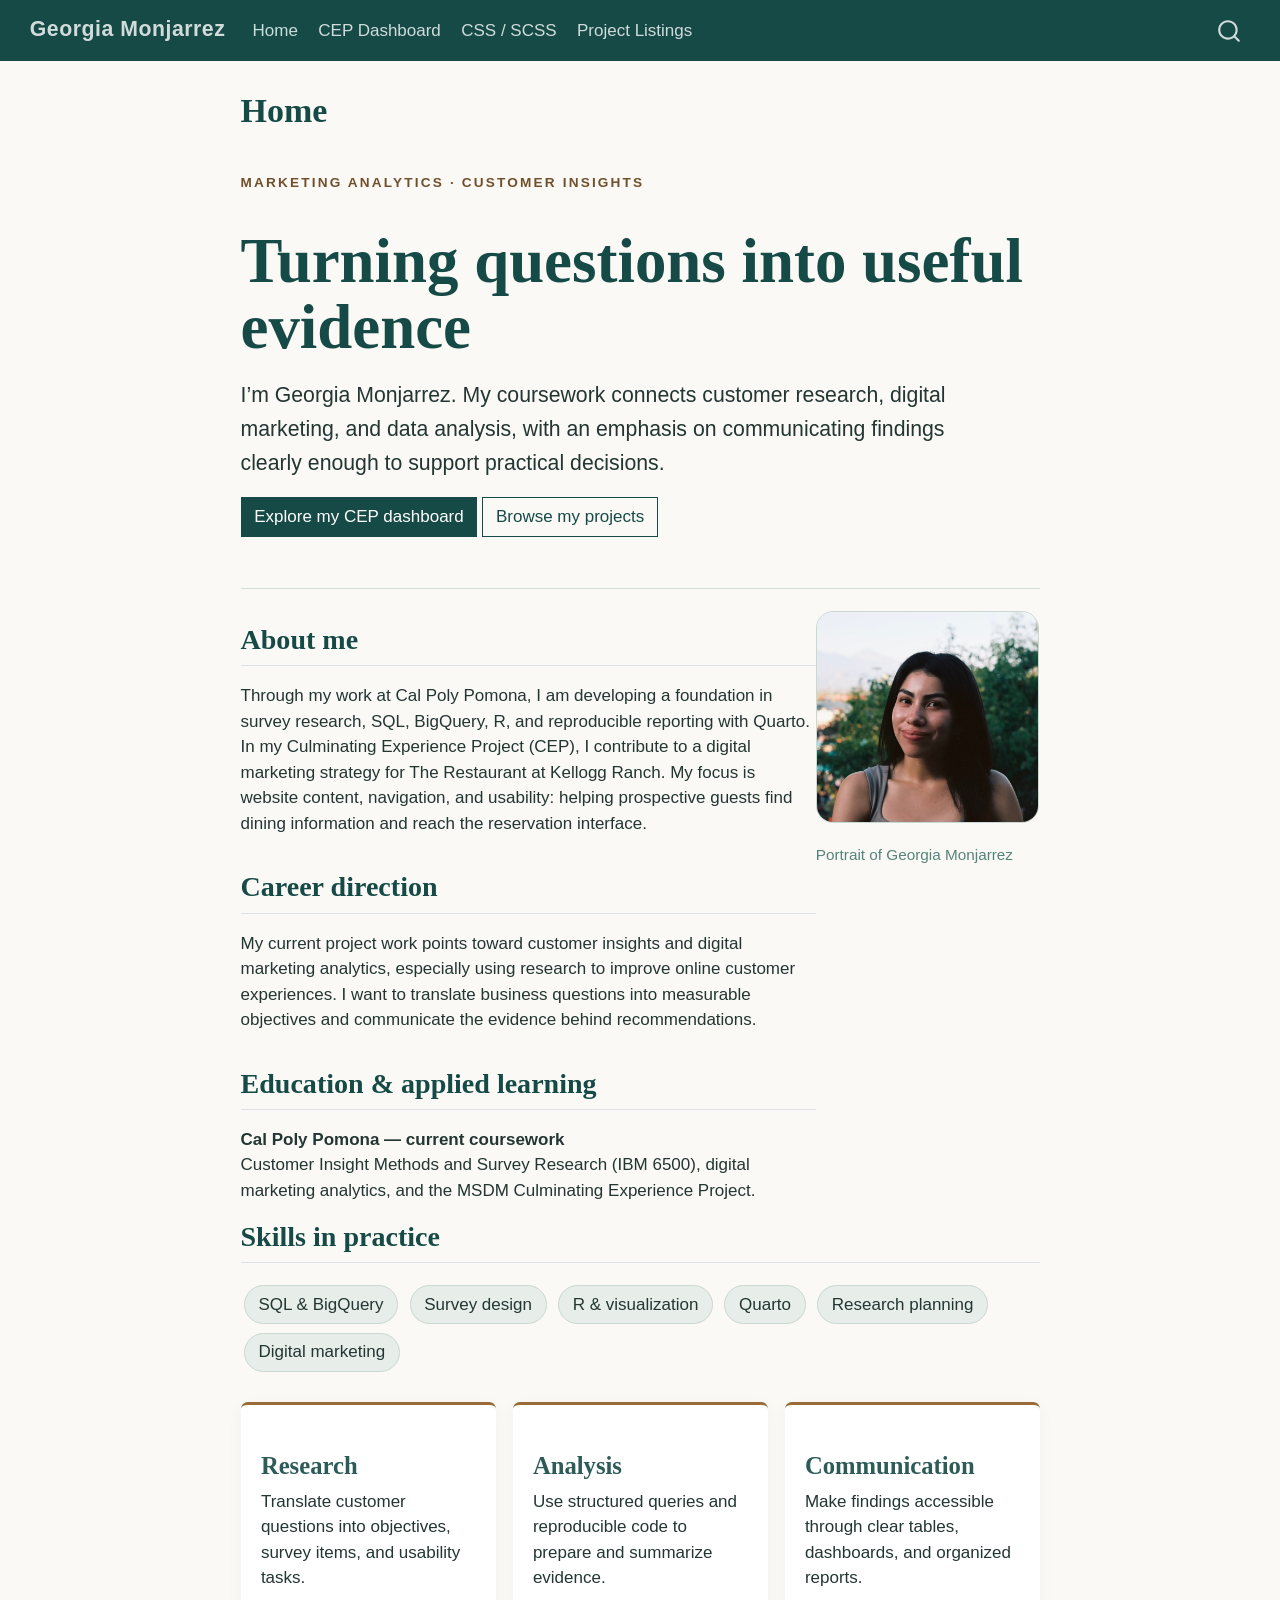
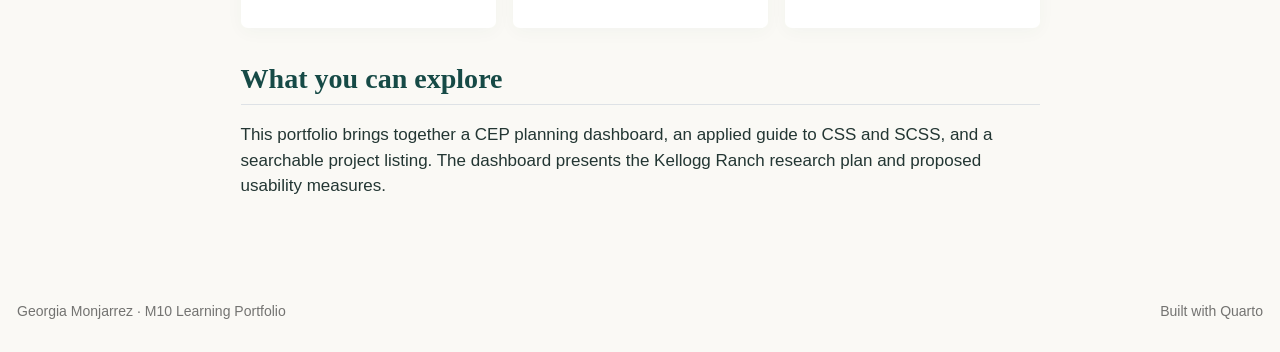
<file: docs/index.html>
<!DOCTYPE html>
<html xmlns="http://www.w3.org/1999/xhtml" lang="en" xml:lang="en"><head>

<meta charset="utf-8">
<meta name="generator" content="quarto-1.9.38">

<meta name="viewport" content="width=device-width, initial-scale=1.0, user-scalable=yes">


<title>Georgia Monjarrez | Marketing Analytics Portfolio – Georgia Monjarrez</title>
<style>
/* Default styles provided by pandoc.
** See https://pandoc.org/MANUAL.html#variables-for-html for config info.
*/
code{white-space: pre-wrap;}
span.smallcaps{font-variant: small-caps;}
div.columns{display: flex; gap: min(4vw, 1.5em);}
div.column{flex: auto; overflow-x: auto;}
div.hanging-indent{margin-left: 1.5em; text-indent: -1.5em;}
ul.task-list{list-style: none;}
ul.task-list li input[type="checkbox"] {
  width: 0.8em;
  margin: 0 0.8em 0.2em -1em; /* quarto-specific, see https://github.com/quarto-dev/quarto-cli/issues/4556 */ 
  vertical-align: middle;
}
</style>


<script src="site_libs/quarto-nav/quarto-nav.js"></script>
<script src="site_libs/quarto-nav/headroom.min.js"></script>
<script src="site_libs/clipboard/clipboard.min.js"></script>
<script src="site_libs/quarto-search/autocomplete.umd.js"></script>
<script src="site_libs/quarto-search/fuse.min.js"></script>
<script src="site_libs/quarto-search/quarto-search.js"></script>
<meta name="quarto:offset" content="./">
<script src="site_libs/quarto-html/quarto.js" type="module"></script>
<script src="site_libs/quarto-html/tabsets/tabsets.js" type="module"></script>
<script src="site_libs/quarto-html/popper.min.js"></script>
<script src="site_libs/quarto-html/tippy.umd.min.js"></script>
<script src="site_libs/quarto-html/anchor.min.js"></script>
<link href="site_libs/quarto-html/tippy.css" rel="stylesheet">
<link href="site_libs/quarto-html/quarto-syntax-highlighting-15634bcf2e68342d4ad2dfa704d543f6.css" rel="stylesheet" id="quarto-text-highlighting-styles">
<script src="site_libs/bootstrap/bootstrap.min.js"></script>
<link href="site_libs/bootstrap/bootstrap-icons.css" rel="stylesheet">
<link href="site_libs/bootstrap/bootstrap-c1baa4e1d82427b9ac413435daeeb3f1.min.css" rel="stylesheet" append-hash="true" id="quarto-bootstrap" data-mode="light">
<script id="quarto-search-options" type="application/json">{
  "location": "navbar",
  "copy-button": false,
  "collapse-after": 3,
  "panel-placement": "end",
  "type": "overlay",
  "limit": 50,
  "keyboard-shortcut": [
    "f",
    "/",
    "s"
  ],
  "show-item-context": false,
  "language": {
    "search-no-results-text": "No results",
    "search-matching-documents-text": "matching documents",
    "search-copy-link-title": "Copy link to search",
    "search-hide-matches-text": "Hide additional matches",
    "search-more-match-text": "more match in this document",
    "search-more-matches-text": "more matches in this document",
    "search-clear-button-title": "Clear",
    "search-text-placeholder": "",
    "search-detached-cancel-button-title": "Cancel",
    "search-submit-button-title": "Submit",
    "search-label": "Search"
  }
}</script>
<style>html{ scroll-behavior: smooth; }</style>


<link rel="stylesheet" href="styles.css">
</head>

<body class="nav-fixed fullcontent quarto-light">

<div id="quarto-search-results"></div>
  <header id="quarto-header" class="headroom fixed-top">
    <nav class="navbar navbar-expand-lg " data-bs-theme="dark">
      <div class="navbar-container container-fluid">
      <div class="navbar-brand-container mx-auto">
    <a class="navbar-brand" href="./index.html">
    <span class="navbar-title">Georgia Monjarrez</span>
    </a>
  </div>
            <div id="quarto-search" class="" title="Search"></div>
          <button class="navbar-toggler" type="button" data-bs-toggle="collapse" data-bs-target="#navbarCollapse" aria-controls="navbarCollapse" role="menu" aria-expanded="false" aria-label="Toggle navigation" onclick="if (window.quartoToggleHeadroom) { window.quartoToggleHeadroom(); }">
  <span class="navbar-toggler-icon"></span>
</button>
          <div class="collapse navbar-collapse" id="navbarCollapse">
            <ul class="navbar-nav navbar-nav-scroll me-auto">
  <li class="nav-item">
    <a class="nav-link active" href="./index.html" aria-current="page"> 
<span class="menu-text">Home</span></a>
  </li>  
  <li class="nav-item">
    <a class="nav-link" href="./dashboard.html"> 
<span class="menu-text">CEP Dashboard</span></a>
  </li>  
  <li class="nav-item">
    <a class="nav-link" href="./styling.html"> 
<span class="menu-text">CSS / SCSS</span></a>
  </li>  
  <li class="nav-item">
    <a class="nav-link" href="./listings.html"> 
<span class="menu-text">Project Listings</span></a>
  </li>  
</ul>
          </div> <!-- /navcollapse -->
            <div class="quarto-navbar-tools">
</div>
      </div> <!-- /container-fluid -->
    </nav>
</header>
<!-- content -->
<div id="quarto-content" class="quarto-container page-columns page-rows-contents page-layout-article page-navbar">
<!-- sidebar -->
<!-- margin-sidebar -->
    
<!-- main -->
<main class="content" id="quarto-document-content"><header id="title-block-header" class="quarto-title-block"><h1 class="title display-7">Home</h1></header>

<header id="title-block-header">


</header>


<div class="hero">
<div class="eyebrow">
<p>Marketing analytics · Customer insights</p>
</div>
<section id="turning-questions-into-useful-evidence" class="level1 unnumbered">
<h1 class="unnumbered">Turning questions into useful evidence</h1>
<div class="lede">
<p>I’m Georgia Monjarrez. My coursework connects customer research, digital marketing, and data analysis, with an emphasis on communicating findings clearly enough to support practical decisions.</p>
</div>
<p><a href="./dashboard.html" class="btn btn-primary">Explore my CEP dashboard</a> <a href="./listings.html" class="btn btn-outline-primary">Browse my projects</a></p>
</section>
</div>
<div class="columns">
<div class="column" style="width:72%;">
<section id="about-me" class="level2">
<h2 class="anchored" data-anchor-id="about-me">About me</h2>
<p>Through my work at Cal Poly Pomona, I am developing a foundation in survey research, SQL, BigQuery, R, and reproducible reporting with Quarto. In my Culminating Experience Project (CEP), I contribute to a digital marketing strategy for The Restaurant at Kellogg Ranch. My focus is website content, navigation, and usability: helping prospective guests find dining information and reach the reservation interface.</p>
</section>
<section id="career-direction" class="level2">
<h2 class="anchored" data-anchor-id="career-direction">Career direction</h2>
<p>My current project work points toward customer insights and digital marketing analytics, especially using research to improve online customer experiences. I want to translate business questions into measurable objectives and communicate the evidence behind recommendations.</p>
</section>
<section id="education-applied-learning" class="level2">
<h2 class="anchored" data-anchor-id="education-applied-learning">Education &amp; applied learning</h2>
<p><strong>Cal Poly Pomona — current coursework</strong><br>
Customer Insight Methods and Survey Research (IBM 6500), digital marketing analytics, and the MSDM Culminating Experience Project.</p>
</section>
</div><div class="column" style="width:28%;">
<div class="quarto-figure quarto-figure-center">
<figure class="figure">
<p><img src="assets/georgia-monjarrez.jpg" class="profile-photo img-fluid figure-img"></p>
<figcaption>Portrait of Georgia Monjarrez</figcaption>
</figure>
</div>
</div>
</div>
<section id="skills-in-practice" class="level2">
<h2 class="anchored" data-anchor-id="skills-in-practice">Skills in practice</h2>
<p><span class="skill">SQL &amp; BigQuery</span> <span class="skill">Survey design</span> <span class="skill">R &amp; visualization</span> <span class="skill">Quarto</span> <span class="skill">Research planning</span> <span class="skill">Digital marketing</span></p>
<div class="feature-grid">
<section id="research" class="level3 feature">
<h3 class="anchored" data-anchor-id="research">Research</h3>
<p>Translate customer questions into objectives, survey items, and usability tasks.</p>
</section>
<section id="analysis" class="level3 feature">
<h3 class="anchored" data-anchor-id="analysis">Analysis</h3>
<p>Use structured queries and reproducible code to prepare and summarize evidence.</p>
</section>
<section id="communication" class="level3 feature">
<h3 class="anchored" data-anchor-id="communication">Communication</h3>
<p>Make findings accessible through clear tables, dashboards, and organized reports.</p>
</section>
</div>
</section>
<section id="what-you-can-explore" class="level2">
<h2 class="anchored" data-anchor-id="what-you-can-explore">What you can explore</h2>
<p>This portfolio brings together a CEP planning dashboard, an applied guide to CSS and SCSS, and a searchable project listing. The dashboard presents the Kellogg Ranch research plan and proposed usability measures.</p>


</section>

</main> <!-- /main -->
<script id="quarto-html-after-body" type="application/javascript">
  window.document.addEventListener("DOMContentLoaded", function (event) {
    const icon = "";
    const anchorJS = new window.AnchorJS();
    anchorJS.options = {
      placement: 'right',
      icon: icon
    };
    anchorJS.add('.anchored');
    const isCodeAnnotation = (el) => {
      for (const clz of el.classList) {
        if (clz.startsWith('code-annotation-')) {                     
          return true;
        }
      }
      return false;
    }
    const onCopySuccess = function(e) {
      // button target
      const button = e.trigger;
      // don't keep focus
      button.blur();
      // flash "checked"
      button.classList.add('code-copy-button-checked');
      var currentTitle = button.getAttribute("title");
      button.setAttribute("title", "Copied!");
      let tooltip;
      if (window.bootstrap) {
        button.setAttribute("data-bs-toggle", "tooltip");
        button.setAttribute("data-bs-placement", "left");
        button.setAttribute("data-bs-title", "Copied!");
        tooltip = new bootstrap.Tooltip(button, 
          { trigger: "manual", 
            customClass: "code-copy-button-tooltip",
            offset: [0, -8]});
        tooltip.show();    
      }
      setTimeout(function() {
        if (tooltip) {
          tooltip.hide();
          button.removeAttribute("data-bs-title");
          button.removeAttribute("data-bs-toggle");
          button.removeAttribute("data-bs-placement");
        }
        button.setAttribute("title", currentTitle);
        button.classList.remove('code-copy-button-checked');
      }, 1000);
      // clear code selection
      e.clearSelection();
    }
    const getTextToCopy = function(trigger) {
      const outerScaffold = trigger.parentElement.cloneNode(true);
      const codeEl = outerScaffold.querySelector('code');
      for (const childEl of codeEl.children) {
        if (isCodeAnnotation(childEl)) {
          childEl.remove();
        }
      }
      return codeEl.innerText;
    }
    const clipboard = new window.ClipboardJS('.code-copy-button:not([data-in-quarto-modal])', {
      text: getTextToCopy
    });
    clipboard.on('success', onCopySuccess);
    if (window.document.getElementById('quarto-embedded-source-code-modal')) {
      const clipboardModal = new window.ClipboardJS('.code-copy-button[data-in-quarto-modal]', {
        text: getTextToCopy,
        container: window.document.getElementById('quarto-embedded-source-code-modal')
      });
      clipboardModal.on('success', onCopySuccess);
    }
      var localhostRegex = new RegExp(/^(?:http|https):\/\/localhost\:?[0-9]*\//);
      var mailtoRegex = new RegExp(/^mailto:/);
        var filterRegex = new RegExp('/' + window.location.host + '/');
      var isInternal = (href) => {
          return filterRegex.test(href) || localhostRegex.test(href) || mailtoRegex.test(href);
      }
      // Inspect non-navigation links and adorn them if external
     var links = window.document.querySelectorAll('a[href]:not(.nav-link):not(.navbar-brand):not(.toc-action):not(.sidebar-link):not(.sidebar-item-toggle):not(.pagination-link):not(.no-external):not([aria-hidden]):not(.dropdown-item):not(.quarto-navigation-tool):not(.about-link)');
      for (var i=0; i<links.length; i++) {
        const link = links[i];
        if (!isInternal(link.href)) {
          // undo the damage that might have been done by quarto-nav.js in the case of
          // links that we want to consider external
          if (link.dataset.originalHref !== undefined) {
            link.href = link.dataset.originalHref;
          }
        }
      }
    function tippyHover(el, contentFn, onTriggerFn, onUntriggerFn) {
      const config = {
        allowHTML: true,
        maxWidth: 500,
        delay: 100,
        arrow: false,
        appendTo: function(el) {
            return el.parentElement;
        },
        interactive: true,
        interactiveBorder: 10,
        theme: 'quarto',
        placement: 'bottom-start',
      };
      if (contentFn) {
        config.content = contentFn;
      }
      if (onTriggerFn) {
        config.onTrigger = onTriggerFn;
      }
      if (onUntriggerFn) {
        config.onUntrigger = onUntriggerFn;
      }
      window.tippy(el, config); 
    }
    const noterefs = window.document.querySelectorAll('a[role="doc-noteref"]');
    for (var i=0; i<noterefs.length; i++) {
      const ref = noterefs[i];
      tippyHover(ref, function() {
        // use id or data attribute instead here
        let href = ref.getAttribute('data-footnote-href') || ref.getAttribute('href');
        try { href = new URL(href).hash; } catch {}
        const id = href.replace(/^#\/?/, "");
        const note = window.document.getElementById(id);
        if (note) {
          return note.innerHTML;
        } else {
          return "";
        }
      });
    }
    const xrefs = window.document.querySelectorAll('a.quarto-xref');
    const processXRef = (id, note) => {
      // Strip column container classes
      const stripColumnClz = (el) => {
        el.classList.remove("page-full", "page-columns");
        if (el.children) {
          for (const child of el.children) {
            stripColumnClz(child);
          }
        }
      }
      stripColumnClz(note)
      if (id === null || id.startsWith('sec-')) {
        // Special case sections, only their first couple elements
        const container = document.createElement("div");
        if (note.children && note.children.length > 2) {
          container.appendChild(note.children[0].cloneNode(true));
          for (let i = 1; i < note.children.length; i++) {
            const child = note.children[i];
            if (child.tagName === "P" && child.innerText === "") {
              continue;
            } else {
              container.appendChild(child.cloneNode(true));
              break;
            }
          }
          if (window.Quarto?.typesetMath) {
            window.Quarto.typesetMath(container);
          }
          return container.innerHTML
        } else {
          if (window.Quarto?.typesetMath) {
            window.Quarto.typesetMath(note);
          }
          return note.innerHTML;
        }
      } else {
        // Remove any anchor links if they are present
        const anchorLink = note.querySelector('a.anchorjs-link');
        if (anchorLink) {
          anchorLink.remove();
        }
        if (window.Quarto?.typesetMath) {
          window.Quarto.typesetMath(note);
        }
        if (note.classList.contains("callout")) {
          return note.outerHTML;
        } else {
          return note.innerHTML;
        }
      }
    }
    for (var i=0; i<xrefs.length; i++) {
      const xref = xrefs[i];
      tippyHover(xref, undefined, function(instance) {
        instance.disable();
        let url = xref.getAttribute('href');
        let hash = undefined; 
        if (url.startsWith('#')) {
          hash = url;
        } else {
          try { hash = new URL(url).hash; } catch {}
        }
        if (hash) {
          const id = hash.replace(/^#\/?/, "");
          const note = window.document.getElementById(id);
          if (note !== null) {
            try {
              const html = processXRef(id, note.cloneNode(true));
              instance.setContent(html);
            } finally {
              instance.enable();
              instance.show();
            }
          } else {
            // See if we can fetch this
            fetch(url.split('#')[0])
            .then(res => res.text())
            .then(html => {
              const parser = new DOMParser();
              const htmlDoc = parser.parseFromString(html, "text/html");
              const note = htmlDoc.getElementById(id);
              if (note !== null) {
                const html = processXRef(id, note);
                instance.setContent(html);
              } 
            }).finally(() => {
              instance.enable();
              instance.show();
            });
          }
        } else {
          // See if we can fetch a full url (with no hash to target)
          // This is a special case and we should probably do some content thinning / targeting
          fetch(url)
          .then(res => res.text())
          .then(html => {
            const parser = new DOMParser();
            const htmlDoc = parser.parseFromString(html, "text/html");
            const note = htmlDoc.querySelector('main.content');
            if (note !== null) {
              // This should only happen for chapter cross references
              // (since there is no id in the URL)
              // remove the first header
              if (note.children.length > 0 && note.children[0].tagName === "HEADER") {
                note.children[0].remove();
              }
              const html = processXRef(null, note);
              instance.setContent(html);
            } 
          }).finally(() => {
            instance.enable();
            instance.show();
          });
        }
      }, function(instance) {
      });
    }
        let selectedAnnoteEl;
        const selectorForAnnotation = ( cell, annotation) => {
          let cellAttr = 'data-code-cell="' + cell + '"';
          let lineAttr = 'data-code-annotation="' +  annotation + '"';
          const selector = 'span[' + cellAttr + '][' + lineAttr + ']';
          return selector;
        }
        const selectCodeLines = (annoteEl) => {
          const doc = window.document;
          const targetCell = annoteEl.getAttribute("data-target-cell");
          const targetAnnotation = annoteEl.getAttribute("data-target-annotation");
          const annoteSpan = window.document.querySelector(selectorForAnnotation(targetCell, targetAnnotation));
          const lines = annoteSpan.getAttribute("data-code-lines").split(",");
          const lineIds = lines.map((line) => {
            return targetCell + "-" + line;
          })
          let top = null;
          let height = null;
          let parent = null;
          if (lineIds.length > 0) {
              //compute the position of the single el (top and bottom and make a div)
              const el = window.document.getElementById(lineIds[0]);
              top = el.offsetTop;
              height = el.offsetHeight;
              parent = el.parentElement.parentElement;
            if (lineIds.length > 1) {
              const lastEl = window.document.getElementById(lineIds[lineIds.length - 1]);
              const bottom = lastEl.offsetTop + lastEl.offsetHeight;
              height = bottom - top;
            }
            if (top !== null && height !== null && parent !== null) {
              // cook up a div (if necessary) and position it 
              let div = window.document.getElementById("code-annotation-line-highlight");
              if (div === null) {
                div = window.document.createElement("div");
                div.setAttribute("id", "code-annotation-line-highlight");
                div.style.position = 'absolute';
                parent.appendChild(div);
              }
              div.style.top = top - 2 + "px";
              div.style.height = height + 4 + "px";
              div.style.left = 0;
              let gutterDiv = window.document.getElementById("code-annotation-line-highlight-gutter");
              if (gutterDiv === null) {
                gutterDiv = window.document.createElement("div");
                gutterDiv.setAttribute("id", "code-annotation-line-highlight-gutter");
                gutterDiv.style.position = 'absolute';
                const codeCell = window.document.getElementById(targetCell);
                const gutter = codeCell.querySelector('.code-annotation-gutter');
                gutter.appendChild(gutterDiv);
              }
              gutterDiv.style.top = top - 2 + "px";
              gutterDiv.style.height = height + 4 + "px";
            }
            selectedAnnoteEl = annoteEl;
          }
        };
        const unselectCodeLines = () => {
          const elementsIds = ["code-annotation-line-highlight", "code-annotation-line-highlight-gutter"];
          elementsIds.forEach((elId) => {
            const div = window.document.getElementById(elId);
            if (div) {
              div.remove();
            }
          });
          selectedAnnoteEl = undefined;
        };
          // Handle positioning of the toggle
      window.addEventListener(
        "resize",
        throttle(() => {
          elRect = undefined;
          if (selectedAnnoteEl) {
            selectCodeLines(selectedAnnoteEl);
          }
        }, 10)
      );
      function throttle(fn, ms) {
      let throttle = false;
      let timer;
        return (...args) => {
          if(!throttle) { // first call gets through
              fn.apply(this, args);
              throttle = true;
          } else { // all the others get throttled
              if(timer) clearTimeout(timer); // cancel #2
              timer = setTimeout(() => {
                fn.apply(this, args);
                timer = throttle = false;
              }, ms);
          }
        };
      }
        // Attach click handler to the DT
        const annoteDls = window.document.querySelectorAll('dt[data-target-cell]');
        for (const annoteDlNode of annoteDls) {
          annoteDlNode.addEventListener('click', (event) => {
            const clickedEl = event.target;
            if (clickedEl !== selectedAnnoteEl) {
              unselectCodeLines();
              const activeEl = window.document.querySelector('dt[data-target-cell].code-annotation-active');
              if (activeEl) {
                activeEl.classList.remove('code-annotation-active');
              }
              selectCodeLines(clickedEl);
              clickedEl.classList.add('code-annotation-active');
            } else {
              // Unselect the line
              unselectCodeLines();
              clickedEl.classList.remove('code-annotation-active');
            }
          });
        }
    const findCites = (el) => {
      const parentEl = el.parentElement;
      if (parentEl) {
        const cites = parentEl.dataset.cites;
        if (cites) {
          return {
            el,
            cites: cites.split(' ')
          };
        } else {
          return findCites(el.parentElement)
        }
      } else {
        return undefined;
      }
    };
    var bibliorefs = window.document.querySelectorAll('a[role="doc-biblioref"]');
    for (var i=0; i<bibliorefs.length; i++) {
      const ref = bibliorefs[i];
      const citeInfo = findCites(ref);
      if (citeInfo) {
        tippyHover(citeInfo.el, function() {
          var popup = window.document.createElement('div');
          citeInfo.cites.forEach(function(cite) {
            var citeDiv = window.document.createElement('div');
            citeDiv.classList.add('hanging-indent');
            citeDiv.classList.add('csl-entry');
            var biblioDiv = window.document.getElementById('ref-' + cite);
            if (biblioDiv) {
              citeDiv.innerHTML = biblioDiv.innerHTML;
            }
            popup.appendChild(citeDiv);
          });
          return popup.innerHTML;
        });
      }
    }
  });
  </script>
</div> <!-- /content -->
<footer class="footer">
  <div class="nav-footer">
    <div class="nav-footer-left">
<p>Georgia Monjarrez · M10 Learning Portfolio</p>
</div>   
    <div class="nav-footer-center">
      &nbsp;
    </div>
    <div class="nav-footer-right">
<p>Built with Quarto</p>
</div>
  </div>
</footer>




<script src="site_libs/quarto-html/zenscroll-min.js"></script>
</body></html>
</file>
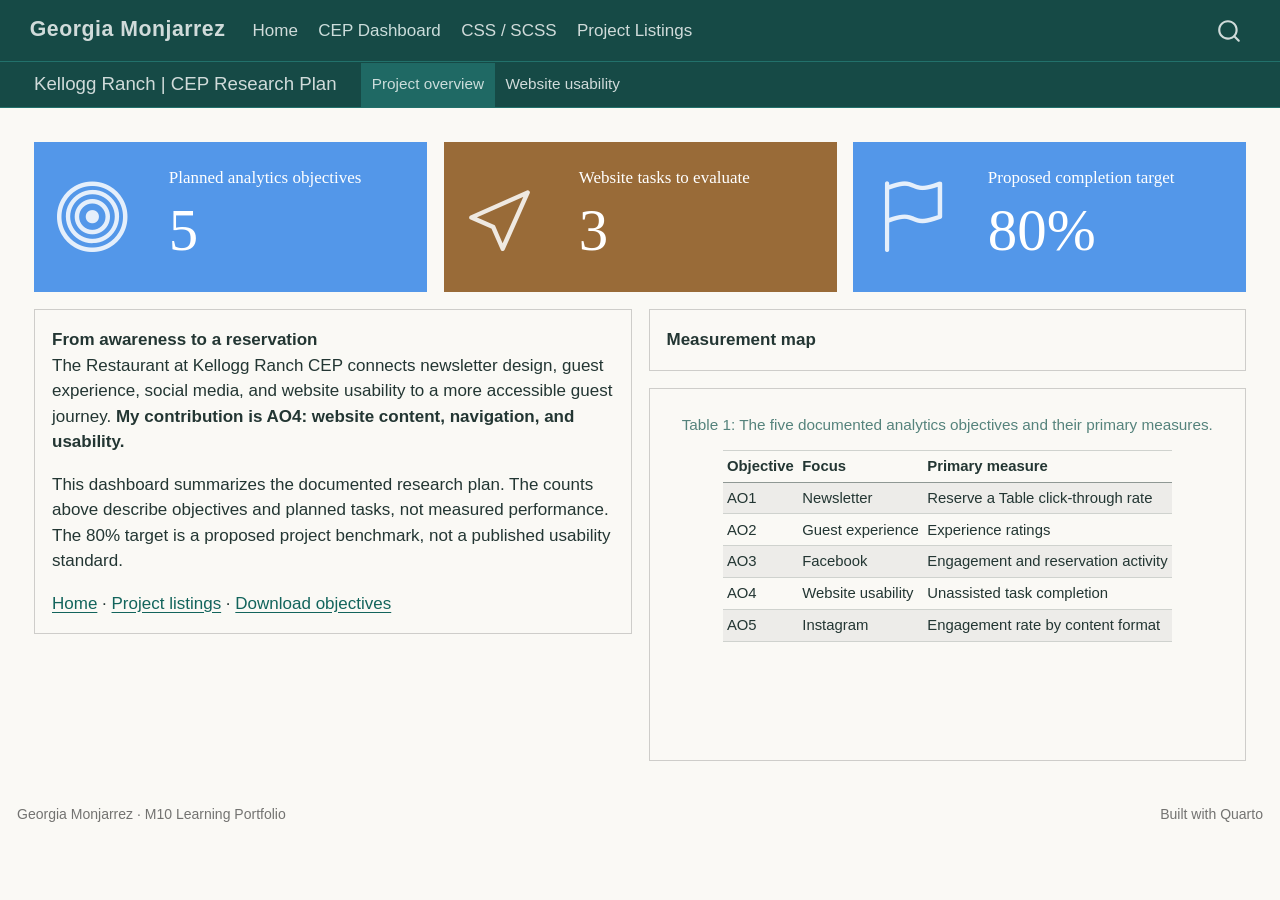
<file: docs/dashboard.html>
<!DOCTYPE html>
<html xmlns="http://www.w3.org/1999/xhtml" lang="en" xml:lang="en"><head>

<meta charset="utf-8">
<meta name="generator" content="quarto-1.9.38">

<meta name="viewport" content="width=device-width, initial-scale=1.0, user-scalable=yes">


<title>Kellogg Ranch | CEP Research Plan – Georgia Monjarrez</title>
<style>
/* Default styles provided by pandoc.
** See https://pandoc.org/MANUAL.html#variables-for-html for config info.
*/
code{white-space: pre-wrap;}
span.smallcaps{font-variant: small-caps;}
div.columns{display: flex; gap: min(4vw, 1.5em);}
div.column{flex: auto; overflow-x: auto;}
div.hanging-indent{margin-left: 1.5em; text-indent: -1.5em;}
ul.task-list{list-style: none;}
ul.task-list li input[type="checkbox"] {
  width: 0.8em;
  margin: 0 0.8em 0.2em -1em; /* quarto-specific, see https://github.com/quarto-dev/quarto-cli/issues/4556 */ 
  vertical-align: middle;
}
</style>


<script src="site_libs/quarto-nav/quarto-nav.js"></script>
<script src="site_libs/quarto-nav/headroom.min.js"></script>
<script src="site_libs/clipboard/clipboard.min.js"></script>
<script src="site_libs/quarto-search/autocomplete.umd.js"></script>
<script src="site_libs/quarto-search/fuse.min.js"></script>
<script src="site_libs/quarto-search/quarto-search.js"></script>
<meta name="quarto:offset" content="./">
<script src="site_libs/quarto-html/quarto.js" type="module"></script>
<script src="site_libs/quarto-html/tabsets/tabsets.js" type="module"></script>
<script src="site_libs/quarto-html/popper.min.js"></script>
<script src="site_libs/quarto-html/tippy.umd.min.js"></script>
<script src="site_libs/quarto-html/anchor.min.js"></script>
<link href="site_libs/quarto-html/tippy.css" rel="stylesheet">
<link href="site_libs/quarto-html/quarto-syntax-highlighting-15634bcf2e68342d4ad2dfa704d543f6.css" rel="stylesheet" class="quarto-color-scheme" id="quarto-text-highlighting-styles">
<link href="site_libs/quarto-html/quarto-syntax-highlighting-dark-0a6b7249c26820e032cb0bd839ff02b1.css" rel="stylesheet" class="quarto-color-scheme quarto-color-alternate" id="quarto-text-highlighting-styles">
<link href="site_libs/quarto-html/quarto-syntax-highlighting-15634bcf2e68342d4ad2dfa704d543f6.css" rel="stylesheet" class="quarto-color-scheme-extra" id="quarto-text-highlighting-styles">
<script src="site_libs/bootstrap/bootstrap.min.js"></script>
<link href="site_libs/bootstrap/bootstrap-icons.css" rel="stylesheet">
<link href="site_libs/bootstrap/bootstrap-9f5e66c6847f4d2d58ef46f78babfb30.min.css" rel="stylesheet" append-hash="true" class="quarto-color-scheme" id="quarto-bootstrap" data-mode="light">
<link href="site_libs/bootstrap/bootstrap-dark-9f5e66c6847f4d2d58ef46f78babfb30.min.css" rel="stylesheet" append-hash="true" class="quarto-color-scheme quarto-color-alternate" id="quarto-bootstrap" data-mode="light">
<link href="site_libs/bootstrap/bootstrap-9f5e66c6847f4d2d58ef46f78babfb30.min.css" rel="stylesheet" append-hash="true" class="quarto-color-scheme-extra" id="quarto-bootstrap" data-mode="light">
<script src="site_libs/quarto-dashboard/quarto-dashboard.js"></script>
<script src="site_libs/quarto-dashboard/stickythead.js"></script>



<script src="site_libs/quarto-dashboard/web-components.js" type="module"></script>
<script src="site_libs/quarto-dashboard/components.js"></script>

<script id="quarto-search-options" type="application/json">{
  "location": "navbar",
  "copy-button": false,
  "collapse-after": 3,
  "panel-placement": "end",
  "type": "overlay",
  "limit": 50,
  "keyboard-shortcut": [
    "f",
    "/",
    "s"
  ],
  "show-item-context": false,
  "language": {
    "search-no-results-text": "No results",
    "search-matching-documents-text": "matching documents",
    "search-copy-link-title": "Copy link to search",
    "search-hide-matches-text": "Hide additional matches",
    "search-more-match-text": "more match in this document",
    "search-more-matches-text": "more matches in this document",
    "search-clear-button-title": "Clear",
    "search-text-placeholder": "",
    "search-detached-cancel-button-title": "Cancel",
    "search-submit-button-title": "Submit",
    "search-label": "Search"
  }
}</script>


<link rel="stylesheet" href="styles.css">
</head>

<body class="quarto-dashboard nav-fixed fullcontent quarto-light">


<div id="quarto-search-results"></div>
  <header id="quarto-header" class="headroom fixed-top">
    <nav class="navbar navbar-expand-lg " data-bs-theme="dark">
      <div class="navbar-container container-fluid">
      <div class="navbar-brand-container mx-auto">
    <a class="navbar-brand" href="./index.html">
    <span class="navbar-title">Georgia Monjarrez</span>
    </a>
  </div>
            <div id="quarto-search" class="" title="Search"></div>
          <button class="navbar-toggler" type="button" data-bs-toggle="collapse" data-bs-target="#navbarCollapse" aria-controls="navbarCollapse" role="menu" aria-expanded="false" aria-label="Toggle navigation" onclick="if (window.quartoToggleHeadroom) { window.quartoToggleHeadroom(); }">
  <span class="navbar-toggler-icon"></span>
</button>
          <div class="collapse navbar-collapse" id="navbarCollapse">
            <ul class="navbar-nav navbar-nav-scroll me-auto">
  <li class="nav-item">
    <a class="nav-link" href="./index.html"> 
<span class="menu-text">Home</span></a>
  </li>  
  <li class="nav-item">
    <a class="nav-link active" href="./dashboard.html" aria-current="page"> 
<span class="menu-text">CEP Dashboard</span></a>
  </li>  
  <li class="nav-item">
    <a class="nav-link" href="./styling.html"> 
<span class="menu-text">CSS / SCSS</span></a>
  </li>  
  <li class="nav-item">
    <a class="nav-link" href="./listings.html"> 
<span class="menu-text">Project Listings</span></a>
  </li>  
</ul>
          </div> <!-- /navcollapse -->
            <div class="quarto-navbar-tools">
</div>
      </div> <!-- /container-fluid -->
    </nav>
<header id="quarto-dashboard-header">
<nav class="navbar navbar-expand-md slim" data-bs-theme="dark">
  <div class="navbar-container container-fluid">
    <button class="navbar-toggler" type="button" data-bs-toggle="collapse" data-bs-target="#dashboard-collapse" aria-controls="dashboard-collapse" aria-expanded="false" aria-label="Toggle navigation">
      <span class="navbar-toggler-icon"></span>
    </button>    


    <div class="navbar-brand-container">


      <div class="navbar-title">
        <div class="navbar-title-text"><a href="#">Kellogg Ranch | CEP Research Plan</a></div>
        
        
      </div>
    </div>
<div id="dashboard-collapse" class="navbar-collapse collapse"><ul class="navbar-nav navbar-nav-scroll me-auto" role="tablist"><li class="nav-item" role="presentation"><a id="tab-project-overview" class="nav-link active" data-bs-toggle="tab" role="tab" data-bs-target="#project-overview" data-scrolling="true" href="#project-overview" aria-controls="project-overview" aria-selected="true"><span class="nav-link-text">Project overview</span></a></li><li class="nav-item" role="presentation"><a id="tab-website-usability" class="nav-link" data-bs-toggle="tab" role="tab" data-bs-target="#website-usability" data-scrolling="true" href="#website-usability" aria-controls="website-usability" aria-selected="false"><span class="nav-link-text">Website usability</span></a></li></ul></div></div>
</nav>
</header></header>
<!-- content -->
<div id="quarto-content" class="quarto-container page-layout-custom page-navbar quarto-dashboard-content bslib-gap-spacing html-fill-container dashboard-scrolling quarto-dashboard-pages">
<!-- sidebar -->
<!-- margin-sidebar -->
<!-- main -->

<div class="bslib-grid-item html-fill-item tab-content bslib-grid" data-layout="flow" style="display: grid; grid-template-rows: minmax(3em, 1fr); grid-auto-columns: minmax(0, 1fr);">
<div id="project-overview" class="dashboard-page tab-pane show active html-fill-item html-fill-container" data-orientation="rows" aria-labelledby="tab-project-overview">
<div class="html-fill-item html-fill-container bslib-grid" style="display: grid; grid-template-rows: 150px minmax(3em, 1fr); grid-auto-columns: minmax(0, 1fr);">
<div class="html-fill-item html-fill-container bslib-grid" style="display: grid; grid-template-columns: minmax(3em, 1fr) minmax(3em, 1fr) minmax(3em, 1fr);
grid-auto-rows: minmax(0, 1fr);">
<div class="card valuebox cell html-fill-item html-fill-container bslib-card bslib-value-box bg-primary showcase-left-center" data-bslib-card-init="" data-require-bs-caller="card()">
<div class="card-body html-fill-item html-fill-container">
<div data-title="Planned analytics objectives" data-icon="bullseye" class="html-fill-item html-fill-container value-box-grid">
<div class="value-box-showcase html-fill-item html-fill-container">

<i class="bi bi-bullseye"></i></div>
<div class="value-box-area">
<p class="value-box-title">
Planned analytics objectives
</p>
<p class="value-box-value">
5
</p>
</div>
</div>
</div>
<script data-bslib-card-init="">bslib.Card.initializeAllCards();</script></div><div class="card valuebox cell html-fill-item html-fill-container bslib-card bslib-value-box bg-secondary showcase-left-center" data-bslib-card-init="" data-require-bs-caller="card()">
<div class="card-body html-fill-item html-fill-container">
<div data-title="Website tasks to evaluate" data-icon="cursor" class="html-fill-item html-fill-container value-box-grid">
<div class="value-box-showcase html-fill-item html-fill-container">

<i class="bi bi-cursor"></i></div>
<div class="value-box-area">
<p class="value-box-title">
Website tasks to evaluate
</p>
<p class="value-box-value">
3
</p>
</div>
</div>
</div>
<script data-bslib-card-init="">bslib.Card.initializeAllCards();</script></div><div class="card valuebox cell html-fill-item html-fill-container bslib-card bslib-value-box bg-primary showcase-left-center" data-bslib-card-init="" data-require-bs-caller="card()">
<div class="card-body html-fill-item html-fill-container">
<div data-title="Proposed completion target" data-icon="flag" class="html-fill-item html-fill-container value-box-grid">
<div class="value-box-showcase html-fill-item html-fill-container">

<i class="bi bi-flag"></i></div>
<div class="value-box-area">
<p class="value-box-title">
Proposed completion target
</p>
<p class="value-box-value">
80%
</p>
</div>
</div>
</div>
<script data-bslib-card-init="">bslib.Card.initializeAllCards();</script></div>
</div>
<div class="html-fill-item html-fill-container bslib-grid" style="display: grid; grid-template-columns: minmax(3em, 1fr) minmax(3em, 1fr);
grid-auto-rows: minmax(0, 1fr);">
<div class="html-fill-item html-fill-container bslib-grid" style="display: grid; grid-template-rows: minmax(3em, max-content); grid-auto-columns: minmax(0, 1fr);">
<div class="card html-fill-item html-fill-container bslib-card" data-fill="false" data-bslib-card-init="" data-require-bs-caller="card()" data-full-screen="false">
<div class="card-body html-fill-item html-fill-container">
<strong>From awareness to a reservation</strong>
<p>The Restaurant at Kellogg Ranch CEP connects newsletter design, guest experience, social media, and website usability to a more accessible guest journey. <strong>My contribution is AO4: website content, navigation, and usability.</strong></p>
<p>This dashboard summarizes the documented research plan. The counts above describe objectives and planned tasks, not measured performance. The 80% target is a proposed project benchmark, not a published usability standard.</p>
<p><a href="./index.html">Home</a> · <a href="./listings.html">Project listings</a> · <a href="data/cep-objectives.csv">Download objectives</a></p>
</div>
<bslib-tooltip placement="auto" bsoptions="[]" data-require-bs-version="5" data-require-bs-caller="tooltip()">
    <template>Expand</template>
    <span class="bslib-full-screen-enter badge rounded-pill">
        <svg xmlns="http://www.w3.org/2000/svg" viewbox="0 0 24 24" style="height:1em;width:1em;" aria-hidden="true" role="img"><path d="M20 5C20 4.4 19.6 4 19 4H13C12.4 4 12 3.6 12 3C12 2.4 12.4 2 13 2H21C21.6 2 22 2.4 22 3V11C22 11.6 21.6 12 21 12C20.4 12 20 11.6 20 11V5ZM4 19C4 19.6 4.4 20 5 20H11C11.6 20 12 20.4 12 21C12 21.6 11.6 22 11 22H3C2.4 22 2 21.6 2 21V13C2 12.4 2.4 12 3 12C3.6 12 4 12.4 4 13V19Z"></path></svg>
    </span>
</bslib-tooltip><script data-bslib-card-init="">bslib.Card.initializeAllCards();</script></div>
</div><div class="html-fill-item html-fill-container bslib-grid" style="display: grid; grid-template-rows: minmax(3em, max-content) minmax(3em, 1fr); grid-auto-columns: minmax(0, 1fr);">
<div class="card html-fill-item html-fill-container bslib-card" data-fill="false" data-bslib-card-init="" data-require-bs-caller="card()" data-full-screen="false">
<div class="card-body html-fill-item html-fill-container">
<strong>Measurement map</strong>
</div>
<bslib-tooltip placement="auto" bsoptions="[]" data-require-bs-version="5" data-require-bs-caller="tooltip()">
    <template>Expand</template>
    <span class="bslib-full-screen-enter badge rounded-pill">
        <svg xmlns="http://www.w3.org/2000/svg" viewbox="0 0 24 24" style="height:1em;width:1em;" aria-hidden="true" role="img"><path d="M20 5C20 4.4 19.6 4 19 4H13C12.4 4 12 3.6 12 3C12 2.4 12.4 2 13 2H21C21.6 2 22 2.4 22 3V11C22 11.6 21.6 12 21 12C20.4 12 20 11.6 20 11V5ZM4 19C4 19.6 4.4 20 5 20H11C11.6 20 12 20.4 12 21C12 21.6 11.6 22 11 22H3C2.4 22 2 21.6 2 21V13C2 12.4 2.4 12 3 12C3.6 12 4 12.4 4 13V19Z"></path></svg>
    </span>
</bslib-tooltip><script data-bslib-card-init="">bslib.Card.initializeAllCards();</script></div>
<div class="card cell html-fill-item html-fill-container bslib-card" data-bslib-card-init="" data-require-bs-caller="card()" data-full-screen="false">
<div class="card-body html-fill-item html-fill-container">
<div id="tbl-objectives" class="cell quarto-float quarto-figure quarto-figure-center html-fill-item html-fill-container">
<figure class="quarto-float quarto-float-tbl figure html-fill-item html-fill-container">
<figcaption class="quarto-float-caption-top quarto-float-caption quarto-float-tbl" id="tbl-objectives-caption-0ceaefa1-69ba-4598-a22c-09a6ac19f8ca">
Table&nbsp;1: The five documented analytics objectives and their primary measures.
</figcaption>
<div aria-describedby="tbl-objectives-caption-0ceaefa1-69ba-4598-a22c-09a6ac19f8ca" class="html-fill-item html-fill-container">
<div class="cell-output-display html-fill-item html-fill-container">
<table class="cell caption-top table table-sm table-striped small">
<thead>
<tr class="header">
<th style="text-align: left;">Objective</th>
<th style="text-align: left;">Focus</th>
<th style="text-align: left;">Primary measure</th>
</tr>
</thead>
<tbody>
<tr class="odd">
<td style="text-align: left;">AO1</td>
<td style="text-align: left;">Newsletter</td>
<td style="text-align: left;">Reserve a Table click-through rate</td>
</tr>
<tr class="even">
<td style="text-align: left;">AO2</td>
<td style="text-align: left;">Guest experience</td>
<td style="text-align: left;">Experience ratings</td>
</tr>
<tr class="odd">
<td style="text-align: left;">AO3</td>
<td style="text-align: left;">Facebook</td>
<td style="text-align: left;">Engagement and reservation activity</td>
</tr>
<tr class="even">
<td style="text-align: left;">AO4</td>
<td style="text-align: left;">Website usability</td>
<td style="text-align: left;">Unassisted task completion</td>
</tr>
<tr class="odd">
<td style="text-align: left;">AO5</td>
<td style="text-align: left;">Instagram</td>
<td style="text-align: left;">Engagement rate by content format</td>
</tr>
</tbody>
</table>
</div>
</div>
</figure>
</div>
</div>
<bslib-tooltip placement="auto" bsoptions="[]" data-require-bs-version="5" data-require-bs-caller="tooltip()">
    <template>Expand</template>
    <span class="bslib-full-screen-enter badge rounded-pill">
        <svg xmlns="http://www.w3.org/2000/svg" viewbox="0 0 24 24" style="height:1em;width:1em;" aria-hidden="true" role="img"><path d="M20 5C20 4.4 19.6 4 19 4H13C12.4 4 12 3.6 12 3C12 2.4 12.4 2 13 2H21C21.6 2 22 2.4 22 3V11C22 11.6 21.6 12 21 12C20.4 12 20 11.6 20 11V5ZM4 19C4 19.6 4.4 20 5 20H11C11.6 20 12 20.4 12 21C12 21.6 11.6 22 11 22H3C2.4 22 2 21.6 2 21V13C2 12.4 2.4 12 3 12C3.6 12 4 12.4 4 13V19Z"></path></svg>
    </span>
</bslib-tooltip><script data-bslib-card-init="">bslib.Card.initializeAllCards();</script></div>
</div>
</div>
</div>
</div>
<div id="website-usability" class="dashboard-page tab-pane grid-skip html-fill-item html-fill-container" data-orientation="rows" aria-labelledby="tab-website-usability">
<div class="html-fill-item html-fill-container bslib-grid" style="display: grid; grid-template-rows: minmax(3em, 1fr) minmax(3em, 1fr); grid-auto-columns: minmax(0, 1fr);">
<div class="html-fill-item html-fill-container bslib-grid" style="display: grid; grid-template-columns: minmax(3em, 1fr) minmax(3em, 1fr);
grid-auto-rows: minmax(0, 1fr);">
<div class="html-fill-item html-fill-container bslib-grid" style="display: grid; grid-template-rows: minmax(3em, max-content) minmax(3em, 1fr); grid-auto-columns: minmax(0, 1fr);">
<div class="card html-fill-item html-fill-container bslib-card" data-fill="false" data-bslib-card-init="" data-require-bs-caller="card()" data-full-screen="false">
<div class="card-body html-fill-item html-fill-container">
<strong>Three tasks, one transparent target</strong>
</div>
<bslib-tooltip placement="auto" bsoptions="[]" data-require-bs-version="5" data-require-bs-caller="tooltip()">
    <template>Expand</template>
    <span class="bslib-full-screen-enter badge rounded-pill">
        <svg xmlns="http://www.w3.org/2000/svg" viewbox="0 0 24 24" style="height:1em;width:1em;" aria-hidden="true" role="img"><path d="M20 5C20 4.4 19.6 4 19 4H13C12.4 4 12 3.6 12 3C12 2.4 12.4 2 13 2H21C21.6 2 22 2.4 22 3V11C22 11.6 21.6 12 21 12C20.4 12 20 11.6 20 11V5ZM4 19C4 19.6 4.4 20 5 20H11C11.6 20 12 20.4 12 21C12 21.6 11.6 22 11 22H3C2.4 22 2 21.6 2 21V13C2 12.4 2.4 12 3 12C3.6 12 4 12.4 4 13V19Z"></path></svg>
    </span>
</bslib-tooltip><script data-bslib-card-init="">bslib.Card.initializeAllCards();</script></div>
<div class="card cell html-fill-item html-fill-container bslib-card" data-bslib-card-init="" data-require-bs-caller="card()" data-full-screen="false">
<div class="card-body html-fill-item html-fill-container">
<div class="cell-output-display html-fill-item html-fill-container">
<div id="fig-targets" class="quarto-float quarto-figure quarto-figure-center html-fill-item html-fill-container" width="864" alt="Three planned website usability tasks, each with a proposed 80 percent unassisted completion target. These are targets, not observed rates.">
<figure class="quarto-float quarto-float-fig figure html-fill-item html-fill-container">
<div aria-describedby="fig-targets-caption-0ceaefa1-69ba-4598-a22c-09a6ac19f8ca" class="html-fill-item html-fill-container">
<img src="dashboard_files/figure-html/fig-targets-1.png" id="fig-targets" class="img-fluid figure-img quarto-dashboard-img-contain" alt="Three planned website usability tasks, each with a proposed 80 percent unassisted completion target. These are targets, not observed rates.">
</div>
<figcaption class="quarto-float-caption-bottom quarto-float-caption quarto-float-fig quarto-uncaptioned" id="fig-targets-caption-0ceaefa1-69ba-4598-a22c-09a6ac19f8ca">
Figure&nbsp;1
</figcaption>
</figure>
</div>
</div>
</div>
<bslib-tooltip placement="auto" bsoptions="[]" data-require-bs-version="5" data-require-bs-caller="tooltip()">
    <template>Expand</template>
    <span class="bslib-full-screen-enter badge rounded-pill">
        <svg xmlns="http://www.w3.org/2000/svg" viewbox="0 0 24 24" style="height:1em;width:1em;" aria-hidden="true" role="img"><path d="M20 5C20 4.4 19.6 4 19 4H13C12.4 4 12 3.6 12 3C12 2.4 12.4 2 13 2H21C21.6 2 22 2.4 22 3V11C22 11.6 21.6 12 21 12C20.4 12 20 11.6 20 11V5ZM4 19C4 19.6 4.4 20 5 20H11C11.6 20 12 20.4 12 21C12 21.6 11.6 22 11 22H3C2.4 22 2 21.6 2 21V13C2 12.4 2.4 12 3 12C3.6 12 4 12.4 4 13V19Z"></path></svg>
    </span>
</bslib-tooltip><script data-bslib-card-init="">bslib.Card.initializeAllCards();</script></div>
</div><div class="html-fill-item html-fill-container bslib-grid" style="display: grid; grid-template-rows: minmax(3em, max-content); grid-auto-columns: minmax(0, 1fr);">
<div class="card html-fill-item html-fill-container bslib-card" data-fill="false" data-bslib-card-init="" data-require-bs-caller="card()" data-full-screen="false">
<div class="card-body html-fill-item html-fill-container">
<strong>Evidence collection</strong>
<p>The planned usability study measures unassisted success, elapsed seconds, ease ratings (1–5), device type, and navigation barriers for each task. Analysis uses de-identified participant records.</p>
<p><strong>Observed results: not yet available in this portfolio.</strong> No participant observations were supplied. Completion rates, median times, and ease ratings cannot yet be reported.</p>
<a href="data/usability-observations-template.csv">Download the observation template</a>
</div>
<bslib-tooltip placement="auto" bsoptions="[]" data-require-bs-version="5" data-require-bs-caller="tooltip()">
    <template>Expand</template>
    <span class="bslib-full-screen-enter badge rounded-pill">
        <svg xmlns="http://www.w3.org/2000/svg" viewbox="0 0 24 24" style="height:1em;width:1em;" aria-hidden="true" role="img"><path d="M20 5C20 4.4 19.6 4 19 4H13C12.4 4 12 3.6 12 3C12 2.4 12.4 2 13 2H21C21.6 2 22 2.4 22 3V11C22 11.6 21.6 12 21 12C20.4 12 20 11.6 20 11V5ZM4 19C4 19.6 4.4 20 5 20H11C11.6 20 12 20.4 12 21C12 21.6 11.6 22 11 22H3C2.4 22 2 21.6 2 21V13C2 12.4 2.4 12 3 12C3.6 12 4 12.4 4 13V19Z"></path></svg>
    </span>
</bslib-tooltip><script data-bslib-card-init="">bslib.Card.initializeAllCards();</script></div>
</div>
</div>
<div class="html-fill-item html-fill-container bslib-grid" style="display: grid; grid-template-columns: minmax(3em, 1fr) minmax(3em, 1fr);
grid-auto-rows: minmax(0, 1fr);">
<div class="html-fill-item html-fill-container bslib-grid" style="display: grid; grid-template-rows: minmax(3em, max-content); grid-auto-columns: minmax(0, 1fr);">
<div class="card html-fill-item html-fill-container bslib-card" data-fill="false" data-bslib-card-init="" data-require-bs-caller="card()" data-full-screen="false">
<div class="card-body html-fill-item html-fill-container">
<strong>How results will inform decisions</strong>
<table class="caption-top table">
<colgroup>
<col style="width: 33%">
<col style="width: 33%">
<col style="width: 33%">
</colgroup>
<thead>
<tr class="header">
<th>Measure</th>
<th>Calculation</th>
<th>Decision supported</th>
</tr>
</thead>
<tbody>
<tr class="odd">
<td>Unassisted completion</td>
<td>Successful unassisted attempts / valid attempts × 100</td>
<td>Identify tasks below the proposed 80% target</td>
</tr>
<tr class="even">
<td>Median successful time</td>
<td>Median seconds among successful unassisted attempts</td>
<td>Identify tasks that remain slow even when successful</td>
</tr>
<tr class="odd">
<td>Ease of use</td>
<td>Distribution of valid 1–5 ratings per task</td>
<td>Locate perceived friction</td>
</tr>
<tr class="even">
<td>Qualitative barriers</td>
<td>Code recurring notes by task</td>
<td>Prioritize specific label, content, or placement changes</td>
</tr>
</tbody>
</table>
<p>Results will include denominators and missing-value counts. A task with no valid attempts receives <strong>NA</strong>, not 0%. Small samples and device differences limit generalization. Reaching the reservation interface is not a completed reservation or evidence of revenue growth.</p>
</div>
<bslib-tooltip placement="auto" bsoptions="[]" data-require-bs-version="5" data-require-bs-caller="tooltip()">
    <template>Expand</template>
    <span class="bslib-full-screen-enter badge rounded-pill">
        <svg xmlns="http://www.w3.org/2000/svg" viewbox="0 0 24 24" style="height:1em;width:1em;" aria-hidden="true" role="img"><path d="M20 5C20 4.4 19.6 4 19 4H13C12.4 4 12 3.6 12 3C12 2.4 12.4 2 13 2H21C21.6 2 22 2.4 22 3V11C22 11.6 21.6 12 21 12C20.4 12 20 11.6 20 11V5ZM4 19C4 19.6 4.4 20 5 20H11C11.6 20 12 20.4 12 21C12 21.6 11.6 22 11 22H3C2.4 22 2 21.6 2 21V13C2 12.4 2.4 12 3 12C3.6 12 4 12.4 4 13V19Z"></path></svg>
    </span>
</bslib-tooltip><script data-bslib-card-init="">bslib.Card.initializeAllCards();</script></div>
</div><div class="html-fill-item html-fill-container bslib-grid" style="display: grid; grid-template-rows: minmax(3em, max-content); grid-auto-columns: minmax(0, 1fr);">
<div class="card html-fill-item html-fill-container bslib-card" data-fill="false" data-bslib-card-init="" data-require-bs-caller="card()" data-full-screen="false">
<div class="card-body html-fill-item html-fill-container">
<strong>Source &amp; reproducibility</strong>
<p>Planning source: Group 9, <em>A Filling Recipe for Open Tables at Kellogg Ranch</em>, October 17, 2026 version. AO4 is attributed to Georgia Monjarrez in that report. The CSV files summarize the objectives and task definitions; no participant records are included.</p>
<p>The value boxes, table, and target chart are generated from local CSV files by R during rendering. Quarto produces a static HTML dashboard that can be hosted on GitHub Pages without an R server.</p>
<p><a href="data/README.md">Read the data notes</a> · <a href="./index.html">Back to portfolio</a></p>
</div>
<bslib-tooltip placement="auto" bsoptions="[]" data-require-bs-version="5" data-require-bs-caller="tooltip()">
    <template>Expand</template>
    <span class="bslib-full-screen-enter badge rounded-pill">
        <svg xmlns="http://www.w3.org/2000/svg" viewbox="0 0 24 24" style="height:1em;width:1em;" aria-hidden="true" role="img"><path d="M20 5C20 4.4 19.6 4 19 4H13C12.4 4 12 3.6 12 3C12 2.4 12.4 2 13 2H21C21.6 2 22 2.4 22 3V11C22 11.6 21.6 12 21 12C20.4 12 20 11.6 20 11V5ZM4 19C4 19.6 4.4 20 5 20H11C11.6 20 12 20.4 12 21C12 21.6 11.6 22 11 22H3C2.4 22 2 21.6 2 21V13C2 12.4 2.4 12 3 12C3.6 12 4 12.4 4 13V19Z"></path></svg>
    </span>
</bslib-tooltip><script data-bslib-card-init="">bslib.Card.initializeAllCards();</script></div>


<div id="3ade8a4a-fb1d-4a6c-8409-ac45482d5fc9" class="hidden html-fill-item html-fill-container">

</div>
</div>
</div>
</div>
</div>
</div>


<script id="quarto-html-after-body" type="application/javascript">
  window.document.addEventListener("DOMContentLoaded", function (event) {
    const icon = "";
    const anchorJS = new window.AnchorJS();
    anchorJS.options = {
      placement: 'right',
      icon: icon
    };
    anchorJS.add('.anchored');
    const isCodeAnnotation = (el) => {
      for (const clz of el.classList) {
        if (clz.startsWith('code-annotation-')) {                     
          return true;
        }
      }
      return false;
    }
    const onCopySuccess = function(e) {
      // button target
      const button = e.trigger;
      // don't keep focus
      button.blur();
      // flash "checked"
      button.classList.add('code-copy-button-checked');
      var currentTitle = button.getAttribute("title");
      button.setAttribute("title", "Copied!");
      let tooltip;
      if (window.bootstrap) {
        button.setAttribute("data-bs-toggle", "tooltip");
        button.setAttribute("data-bs-placement", "left");
        button.setAttribute("data-bs-title", "Copied!");
        tooltip = new bootstrap.Tooltip(button, 
          { trigger: "manual", 
            customClass: "code-copy-button-tooltip",
            offset: [0, -8]});
        tooltip.show();    
      }
      setTimeout(function() {
        if (tooltip) {
          tooltip.hide();
          button.removeAttribute("data-bs-title");
          button.removeAttribute("data-bs-toggle");
          button.removeAttribute("data-bs-placement");
        }
        button.setAttribute("title", currentTitle);
        button.classList.remove('code-copy-button-checked');
      }, 1000);
      // clear code selection
      e.clearSelection();
    }
    const getTextToCopy = function(trigger) {
      const outerScaffold = trigger.parentElement.cloneNode(true);
      const codeEl = outerScaffold.querySelector('code');
      for (const childEl of codeEl.children) {
        if (isCodeAnnotation(childEl)) {
          childEl.remove();
        }
      }
      return codeEl.innerText;
    }
    const clipboard = new window.ClipboardJS('.code-copy-button:not([data-in-quarto-modal])', {
      text: getTextToCopy
    });
    clipboard.on('success', onCopySuccess);
    if (window.document.getElementById('quarto-embedded-source-code-modal')) {
      const clipboardModal = new window.ClipboardJS('.code-copy-button[data-in-quarto-modal]', {
        text: getTextToCopy,
        container: window.document.getElementById('quarto-embedded-source-code-modal')
      });
      clipboardModal.on('success', onCopySuccess);
    }
      var localhostRegex = new RegExp(/^(?:http|https):\/\/localhost\:?[0-9]*\//);
      var mailtoRegex = new RegExp(/^mailto:/);
        var filterRegex = new RegExp('/' + window.location.host + '/');
      var isInternal = (href) => {
          return filterRegex.test(href) || localhostRegex.test(href) || mailtoRegex.test(href);
      }
      // Inspect non-navigation links and adorn them if external
     var links = window.document.querySelectorAll('a[href]:not(.nav-link):not(.navbar-brand):not(.toc-action):not(.sidebar-link):not(.sidebar-item-toggle):not(.pagination-link):not(.no-external):not([aria-hidden]):not(.dropdown-item):not(.quarto-navigation-tool):not(.about-link)');
      for (var i=0; i<links.length; i++) {
        const link = links[i];
        if (!isInternal(link.href)) {
          // undo the damage that might have been done by quarto-nav.js in the case of
          // links that we want to consider external
          if (link.dataset.originalHref !== undefined) {
            link.href = link.dataset.originalHref;
          }
        }
      }
    function tippyHover(el, contentFn, onTriggerFn, onUntriggerFn) {
      const config = {
        allowHTML: true,
        maxWidth: 500,
        delay: 100,
        arrow: false,
        appendTo: function(el) {
            return el.parentElement;
        },
        interactive: true,
        interactiveBorder: 10,
        theme: 'quarto',
        placement: 'bottom-start',
      };
      if (contentFn) {
        config.content = contentFn;
      }
      if (onTriggerFn) {
        config.onTrigger = onTriggerFn;
      }
      if (onUntriggerFn) {
        config.onUntrigger = onUntriggerFn;
      }
      window.tippy(el, config); 
    }
    const noterefs = window.document.querySelectorAll('a[role="doc-noteref"]');
    for (var i=0; i<noterefs.length; i++) {
      const ref = noterefs[i];
      tippyHover(ref, function() {
        // use id or data attribute instead here
        let href = ref.getAttribute('data-footnote-href') || ref.getAttribute('href');
        try { href = new URL(href).hash; } catch {}
        const id = href.replace(/^#\/?/, "");
        const note = window.document.getElementById(id);
        if (note) {
          return note.innerHTML;
        } else {
          return "";
        }
      });
    }
    const xrefs = window.document.querySelectorAll('a.quarto-xref');
    const processXRef = (id, note) => {
      // Strip column container classes
      const stripColumnClz = (el) => {
        el.classList.remove("page-full", "page-columns");
        if (el.children) {
          for (const child of el.children) {
            stripColumnClz(child);
          }
        }
      }
      stripColumnClz(note)
      if (id === null || id.startsWith('sec-')) {
        // Special case sections, only their first couple elements
        const container = document.createElement("div");
        if (note.children && note.children.length > 2) {
          container.appendChild(note.children[0].cloneNode(true));
          for (let i = 1; i < note.children.length; i++) {
            const child = note.children[i];
            if (child.tagName === "P" && child.innerText === "") {
              continue;
            } else {
              container.appendChild(child.cloneNode(true));
              break;
            }
          }
          if (window.Quarto?.typesetMath) {
            window.Quarto.typesetMath(container);
          }
          return container.innerHTML
        } else {
          if (window.Quarto?.typesetMath) {
            window.Quarto.typesetMath(note);
          }
          return note.innerHTML;
        }
      } else {
        // Remove any anchor links if they are present
        const anchorLink = note.querySelector('a.anchorjs-link');
        if (anchorLink) {
          anchorLink.remove();
        }
        if (window.Quarto?.typesetMath) {
          window.Quarto.typesetMath(note);
        }
        if (note.classList.contains("callout")) {
          return note.outerHTML;
        } else {
          return note.innerHTML;
        }
      }
    }
    for (var i=0; i<xrefs.length; i++) {
      const xref = xrefs[i];
      tippyHover(xref, undefined, function(instance) {
        instance.disable();
        let url = xref.getAttribute('href');
        let hash = undefined; 
        if (url.startsWith('#')) {
          hash = url;
        } else {
          try { hash = new URL(url).hash; } catch {}
        }
        if (hash) {
          const id = hash.replace(/^#\/?/, "");
          const note = window.document.getElementById(id);
          if (note !== null) {
            try {
              const html = processXRef(id, note.cloneNode(true));
              instance.setContent(html);
            } finally {
              instance.enable();
              instance.show();
            }
          } else {
            // See if we can fetch this
            fetch(url.split('#')[0])
            .then(res => res.text())
            .then(html => {
              const parser = new DOMParser();
              const htmlDoc = parser.parseFromString(html, "text/html");
              const note = htmlDoc.getElementById(id);
              if (note !== null) {
                const html = processXRef(id, note);
                instance.setContent(html);
              } 
            }).finally(() => {
              instance.enable();
              instance.show();
            });
          }
        } else {
          // See if we can fetch a full url (with no hash to target)
          // This is a special case and we should probably do some content thinning / targeting
          fetch(url)
          .then(res => res.text())
          .then(html => {
            const parser = new DOMParser();
            const htmlDoc = parser.parseFromString(html, "text/html");
            const note = htmlDoc.querySelector('main.content');
            if (note !== null) {
              // This should only happen for chapter cross references
              // (since there is no id in the URL)
              // remove the first header
              if (note.children.length > 0 && note.children[0].tagName === "HEADER") {
                note.children[0].remove();
              }
              const html = processXRef(null, note);
              instance.setContent(html);
            } 
          }).finally(() => {
            instance.enable();
            instance.show();
          });
        }
      }, function(instance) {
      });
    }
        let selectedAnnoteEl;
        const selectorForAnnotation = ( cell, annotation) => {
          let cellAttr = 'data-code-cell="' + cell + '"';
          let lineAttr = 'data-code-annotation="' +  annotation + '"';
          const selector = 'span[' + cellAttr + '][' + lineAttr + ']';
          return selector;
        }
        const selectCodeLines = (annoteEl) => {
          const doc = window.document;
          const targetCell = annoteEl.getAttribute("data-target-cell");
          const targetAnnotation = annoteEl.getAttribute("data-target-annotation");
          const annoteSpan = window.document.querySelector(selectorForAnnotation(targetCell, targetAnnotation));
          const lines = annoteSpan.getAttribute("data-code-lines").split(",");
          const lineIds = lines.map((line) => {
            return targetCell + "-" + line;
          })
          let top = null;
          let height = null;
          let parent = null;
          if (lineIds.length > 0) {
              //compute the position of the single el (top and bottom and make a div)
              const el = window.document.getElementById(lineIds[0]);
              top = el.offsetTop;
              height = el.offsetHeight;
              parent = el.parentElement.parentElement;
            if (lineIds.length > 1) {
              const lastEl = window.document.getElementById(lineIds[lineIds.length - 1]);
              const bottom = lastEl.offsetTop + lastEl.offsetHeight;
              height = bottom - top;
            }
            if (top !== null && height !== null && parent !== null) {
              // cook up a div (if necessary) and position it 
              let div = window.document.getElementById("code-annotation-line-highlight");
              if (div === null) {
                div = window.document.createElement("div");
                div.setAttribute("id", "code-annotation-line-highlight");
                div.style.position = 'absolute';
                parent.appendChild(div);
              }
              div.style.top = top - 2 + "px";
              div.style.height = height + 4 + "px";
              div.style.left = 0;
              let gutterDiv = window.document.getElementById("code-annotation-line-highlight-gutter");
              if (gutterDiv === null) {
                gutterDiv = window.document.createElement("div");
                gutterDiv.setAttribute("id", "code-annotation-line-highlight-gutter");
                gutterDiv.style.position = 'absolute';
                const codeCell = window.document.getElementById(targetCell);
                const gutter = codeCell.querySelector('.code-annotation-gutter');
                gutter.appendChild(gutterDiv);
              }
              gutterDiv.style.top = top - 2 + "px";
              gutterDiv.style.height = height + 4 + "px";
            }
            selectedAnnoteEl = annoteEl;
          }
        };
        const unselectCodeLines = () => {
          const elementsIds = ["code-annotation-line-highlight", "code-annotation-line-highlight-gutter"];
          elementsIds.forEach((elId) => {
            const div = window.document.getElementById(elId);
            if (div) {
              div.remove();
            }
          });
          selectedAnnoteEl = undefined;
        };
          // Handle positioning of the toggle
      window.addEventListener(
        "resize",
        throttle(() => {
          elRect = undefined;
          if (selectedAnnoteEl) {
            selectCodeLines(selectedAnnoteEl);
          }
        }, 10)
      );
      function throttle(fn, ms) {
      let throttle = false;
      let timer;
        return (...args) => {
          if(!throttle) { // first call gets through
              fn.apply(this, args);
              throttle = true;
          } else { // all the others get throttled
              if(timer) clearTimeout(timer); // cancel #2
              timer = setTimeout(() => {
                fn.apply(this, args);
                timer = throttle = false;
              }, ms);
          }
        };
      }
        // Attach click handler to the DT
        const annoteDls = window.document.querySelectorAll('dt[data-target-cell]');
        for (const annoteDlNode of annoteDls) {
          annoteDlNode.addEventListener('click', (event) => {
            const clickedEl = event.target;
            if (clickedEl !== selectedAnnoteEl) {
              unselectCodeLines();
              const activeEl = window.document.querySelector('dt[data-target-cell].code-annotation-active');
              if (activeEl) {
                activeEl.classList.remove('code-annotation-active');
              }
              selectCodeLines(clickedEl);
              clickedEl.classList.add('code-annotation-active');
            } else {
              // Unselect the line
              unselectCodeLines();
              clickedEl.classList.remove('code-annotation-active');
            }
          });
        }
    const findCites = (el) => {
      const parentEl = el.parentElement;
      if (parentEl) {
        const cites = parentEl.dataset.cites;
        if (cites) {
          return {
            el,
            cites: cites.split(' ')
          };
        } else {
          return findCites(el.parentElement)
        }
      } else {
        return undefined;
      }
    };
    var bibliorefs = window.document.querySelectorAll('a[role="doc-biblioref"]');
    for (var i=0; i<bibliorefs.length; i++) {
      const ref = bibliorefs[i];
      const citeInfo = findCites(ref);
      if (citeInfo) {
        tippyHover(citeInfo.el, function() {
          var popup = window.document.createElement('div');
          citeInfo.cites.forEach(function(cite) {
            var citeDiv = window.document.createElement('div');
            citeDiv.classList.add('hanging-indent');
            citeDiv.classList.add('csl-entry');
            var biblioDiv = window.document.getElementById('ref-' + cite);
            if (biblioDiv) {
              citeDiv.innerHTML = biblioDiv.innerHTML;
            }
            popup.appendChild(citeDiv);
          });
          return popup.innerHTML;
        });
      }
    }
  });
  </script>
</div> <!-- /content -->
<footer class="footer">
  <div class="nav-footer">
    <div class="nav-footer-left">
<p>Georgia Monjarrez · M10 Learning Portfolio</p>
</div>   
    <div class="nav-footer-center">
      &nbsp;
    </div>
    <div class="nav-footer-right">
<p>Built with Quarto</p>
</div>
  </div>
</footer>

<script type="application/javascript">
window.document.addEventListener("DOMContentLoaded", function (_event) {
  if (window.bslib.Card) {
    window.bslib.Card.initializeAllCards();
  }
}); 
</script>
  



</body></html>
</file>
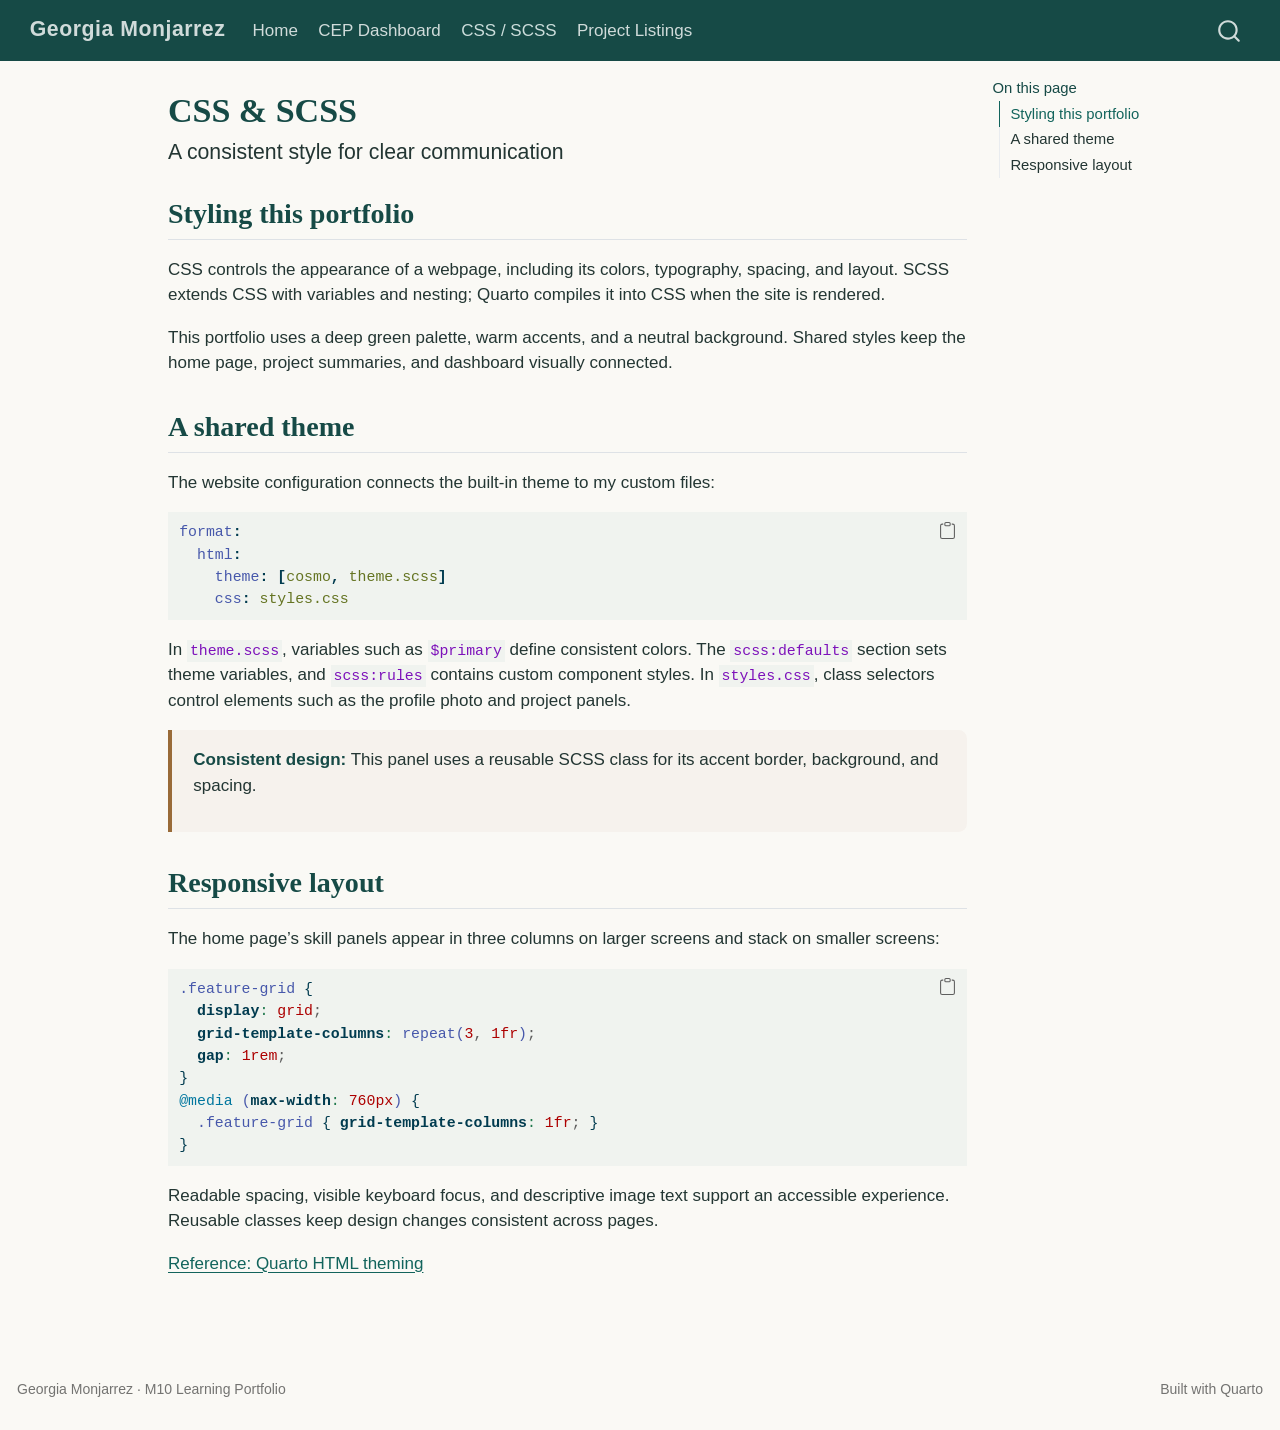
<file: docs/styling.html>
<!DOCTYPE html>
<html xmlns="http://www.w3.org/1999/xhtml" lang="en" xml:lang="en"><head>

<meta charset="utf-8">
<meta name="generator" content="quarto-1.9.38">

<meta name="viewport" content="width=device-width, initial-scale=1.0, user-scalable=yes">


<title>CSS &amp; SCSS – Georgia Monjarrez</title>
<style>
/* Default styles provided by pandoc.
** See https://pandoc.org/MANUAL.html#variables-for-html for config info.
*/
code{white-space: pre-wrap;}
span.smallcaps{font-variant: small-caps;}
div.columns{display: flex; gap: min(4vw, 1.5em);}
div.column{flex: auto; overflow-x: auto;}
div.hanging-indent{margin-left: 1.5em; text-indent: -1.5em;}
ul.task-list{list-style: none;}
ul.task-list li input[type="checkbox"] {
  width: 0.8em;
  margin: 0 0.8em 0.2em -1em; /* quarto-specific, see https://github.com/quarto-dev/quarto-cli/issues/4556 */ 
  vertical-align: middle;
}
/* CSS for syntax highlighting */
html { -webkit-text-size-adjust: 100%; }
pre > code.sourceCode { white-space: pre; position: relative; }
pre > code.sourceCode > span { display: inline-block; line-height: 1.25; }
pre > code.sourceCode > span:empty { height: 1.2em; }
.sourceCode { overflow: visible; }
code.sourceCode > span { color: inherit; text-decoration: inherit; }
div.sourceCode { margin: 1em 0; }
pre.sourceCode { margin: 0; }
@media screen {
div.sourceCode { overflow: auto; }
}
@media print {
pre > code.sourceCode { white-space: pre-wrap; }
pre > code.sourceCode > span { text-indent: -5em; padding-left: 5em; }
}
pre.numberSource code
  { counter-reset: source-line 0; }
pre.numberSource code > span
  { position: relative; left: -4em; counter-increment: source-line; }
pre.numberSource code > span > a:first-child::before
  { content: counter(source-line);
    position: relative; left: -1em; text-align: right; vertical-align: baseline;
    border: none; display: inline-block;
    -webkit-touch-callout: none; -webkit-user-select: none;
    -khtml-user-select: none; -moz-user-select: none;
    -ms-user-select: none; user-select: none;
    padding: 0 4px; width: 4em;
  }
pre.numberSource { margin-left: 3em;  padding-left: 4px; }
div.sourceCode
  {   }
@media screen {
pre > code.sourceCode > span > a:first-child::before { text-decoration: underline; }
}
</style>


<script src="site_libs/quarto-nav/quarto-nav.js"></script>
<script src="site_libs/quarto-nav/headroom.min.js"></script>
<script src="site_libs/clipboard/clipboard.min.js"></script>
<script src="site_libs/quarto-search/autocomplete.umd.js"></script>
<script src="site_libs/quarto-search/fuse.min.js"></script>
<script src="site_libs/quarto-search/quarto-search.js"></script>
<meta name="quarto:offset" content="./">
<script src="site_libs/quarto-html/quarto.js" type="module"></script>
<script src="site_libs/quarto-html/tabsets/tabsets.js" type="module"></script>
<script src="site_libs/quarto-html/popper.min.js"></script>
<script src="site_libs/quarto-html/tippy.umd.min.js"></script>
<script src="site_libs/quarto-html/anchor.min.js"></script>
<link href="site_libs/quarto-html/tippy.css" rel="stylesheet">
<link href="site_libs/quarto-html/quarto-syntax-highlighting-15634bcf2e68342d4ad2dfa704d543f6.css" rel="stylesheet" id="quarto-text-highlighting-styles">
<script src="site_libs/bootstrap/bootstrap.min.js"></script>
<link href="site_libs/bootstrap/bootstrap-icons.css" rel="stylesheet">
<link href="site_libs/bootstrap/bootstrap-c76b51278719bbd2c8a6ee5d5f65cb5e.min.css" rel="stylesheet" append-hash="true" id="quarto-bootstrap" data-mode="light">
<script id="quarto-search-options" type="application/json">{
  "location": "navbar",
  "copy-button": false,
  "collapse-after": 3,
  "panel-placement": "end",
  "type": "overlay",
  "limit": 50,
  "keyboard-shortcut": [
    "f",
    "/",
    "s"
  ],
  "show-item-context": false,
  "language": {
    "search-no-results-text": "No results",
    "search-matching-documents-text": "matching documents",
    "search-copy-link-title": "Copy link to search",
    "search-hide-matches-text": "Hide additional matches",
    "search-more-match-text": "more match in this document",
    "search-more-matches-text": "more matches in this document",
    "search-clear-button-title": "Clear",
    "search-text-placeholder": "",
    "search-detached-cancel-button-title": "Cancel",
    "search-submit-button-title": "Submit",
    "search-label": "Search"
  }
}</script>
<style>html{ scroll-behavior: smooth; }</style>


<link rel="stylesheet" href="styles.css">
</head>

<body class="nav-fixed quarto-light">

<div id="quarto-search-results"></div>
  <header id="quarto-header" class="headroom fixed-top">
    <nav class="navbar navbar-expand-lg " data-bs-theme="dark">
      <div class="navbar-container container-fluid">
      <div class="navbar-brand-container mx-auto">
    <a class="navbar-brand" href="./index.html">
    <span class="navbar-title">Georgia Monjarrez</span>
    </a>
  </div>
            <div id="quarto-search" class="" title="Search"></div>
          <button class="navbar-toggler" type="button" data-bs-toggle="collapse" data-bs-target="#navbarCollapse" aria-controls="navbarCollapse" role="menu" aria-expanded="false" aria-label="Toggle navigation" onclick="if (window.quartoToggleHeadroom) { window.quartoToggleHeadroom(); }">
  <span class="navbar-toggler-icon"></span>
</button>
          <div class="collapse navbar-collapse" id="navbarCollapse">
            <ul class="navbar-nav navbar-nav-scroll me-auto">
  <li class="nav-item">
    <a class="nav-link" href="./index.html"> 
<span class="menu-text">Home</span></a>
  </li>  
  <li class="nav-item">
    <a class="nav-link" href="./dashboard.html"> 
<span class="menu-text">CEP Dashboard</span></a>
  </li>  
  <li class="nav-item">
    <a class="nav-link active" href="./styling.html" aria-current="page"> 
<span class="menu-text">CSS / SCSS</span></a>
  </li>  
  <li class="nav-item">
    <a class="nav-link" href="./listings.html"> 
<span class="menu-text">Project Listings</span></a>
  </li>  
</ul>
          </div> <!-- /navcollapse -->
            <div class="quarto-navbar-tools">
</div>
      </div> <!-- /container-fluid -->
    </nav>
</header>
<!-- content -->
<div id="quarto-content" class="quarto-container page-columns page-rows-contents page-layout-article page-navbar">
<!-- sidebar -->
<!-- margin-sidebar -->
    <div id="quarto-margin-sidebar" class="sidebar margin-sidebar">
        <nav id="TOC" role="doc-toc" class="toc-active">
    <h2 id="toc-title">On this page</h2>
   
  <ul>
  <li><a href="#styling-this-portfolio" id="toc-styling-this-portfolio" class="nav-link active" data-scroll-target="#styling-this-portfolio">Styling this portfolio</a></li>
  <li><a href="#a-shared-theme" id="toc-a-shared-theme" class="nav-link" data-scroll-target="#a-shared-theme">A shared theme</a></li>
  <li><a href="#responsive-layout" id="toc-responsive-layout" class="nav-link" data-scroll-target="#responsive-layout">Responsive layout</a></li>
  </ul>
</nav>
    </div>
<!-- main -->
<main class="content" id="quarto-document-content">

<header id="title-block-header" class="quarto-title-block default">
<div class="quarto-title">
<h1 class="title">CSS &amp; SCSS</h1>
<p class="subtitle lead">A consistent style for clear communication</p>
</div>



<div class="quarto-title-meta">

    
  
    
  </div>
  


</header>


<section id="styling-this-portfolio" class="level2">
<h2 class="anchored" data-anchor-id="styling-this-portfolio">Styling this portfolio</h2>
<p>CSS controls the appearance of a webpage, including its colors, typography, spacing, and layout. SCSS extends CSS with variables and nesting; Quarto compiles it into CSS when the site is rendered.</p>
<p>This portfolio uses a deep green palette, warm accents, and a neutral background. Shared styles keep the home page, project summaries, and dashboard visually connected.</p>
</section>
<section id="a-shared-theme" class="level2">
<h2 class="anchored" data-anchor-id="a-shared-theme">A shared theme</h2>
<p>The website configuration connects the built-in theme to my custom files:</p>
<div class="code-copy-outer-scaffold"><div class="sourceCode" id="cb1"><pre class="sourceCode yaml code-with-copy"><code class="sourceCode yaml"><span id="cb1-1"><a href="#cb1-1" aria-hidden="true" tabindex="-1"></a><span class="fu">format</span><span class="kw">:</span></span>
<span id="cb1-2"><a href="#cb1-2" aria-hidden="true" tabindex="-1"></a><span class="at">  </span><span class="fu">html</span><span class="kw">:</span></span>
<span id="cb1-3"><a href="#cb1-3" aria-hidden="true" tabindex="-1"></a><span class="at">    </span><span class="fu">theme</span><span class="kw">:</span><span class="at"> </span><span class="kw">[</span><span class="at">cosmo</span><span class="kw">,</span><span class="at"> theme.scss</span><span class="kw">]</span></span>
<span id="cb1-4"><a href="#cb1-4" aria-hidden="true" tabindex="-1"></a><span class="at">    </span><span class="fu">css</span><span class="kw">:</span><span class="at"> styles.css</span></span></code></pre></div><button title="Copy to Clipboard" class="code-copy-button"><i class="bi"></i></button></div>
<p>In <code>theme.scss</code>, variables such as <code>$primary</code> define consistent colors. The <code>scss:defaults</code> section sets theme variables, and <code>scss:rules</code> contains custom component styles. In <code>styles.css</code>, class selectors control elements such as the profile photo and project panels.</p>
<div class="portfolio-note">
<p><strong>Consistent design:</strong> This panel uses a reusable SCSS class for its accent border, background, and spacing.</p>
</div>
</section>
<section id="responsive-layout" class="level2">
<h2 class="anchored" data-anchor-id="responsive-layout">Responsive layout</h2>
<p>The home page’s skill panels appear in three columns on larger screens and stack on smaller screens:</p>
<div class="code-copy-outer-scaffold"><div class="sourceCode" id="cb2"><pre class="sourceCode css code-with-copy"><code class="sourceCode css"><span id="cb2-1"><a href="#cb2-1" aria-hidden="true" tabindex="-1"></a><span class="fu">.feature-grid</span> {</span>
<span id="cb2-2"><a href="#cb2-2" aria-hidden="true" tabindex="-1"></a>  <span class="kw">display</span><span class="ch">:</span> <span class="dv">grid</span><span class="op">;</span></span>
<span id="cb2-3"><a href="#cb2-3" aria-hidden="true" tabindex="-1"></a>  <span class="kw">grid-template-columns</span><span class="ch">:</span> <span class="fu">repeat(</span><span class="dv">3</span><span class="op">,</span> <span class="dv">1</span><span class="dt">fr</span><span class="fu">)</span><span class="op">;</span></span>
<span id="cb2-4"><a href="#cb2-4" aria-hidden="true" tabindex="-1"></a>  <span class="kw">gap</span><span class="ch">:</span> <span class="dv">1</span><span class="dt">rem</span><span class="op">;</span></span>
<span id="cb2-5"><a href="#cb2-5" aria-hidden="true" tabindex="-1"></a>}</span>
<span id="cb2-6"><a href="#cb2-6" aria-hidden="true" tabindex="-1"></a><span class="im">@media</span> <span class="fu">(</span><span class="kw">max-width</span><span class="ch">:</span> <span class="dv">760</span><span class="dt">px</span><span class="fu">)</span> {</span>
<span id="cb2-7"><a href="#cb2-7" aria-hidden="true" tabindex="-1"></a>  <span class="fu">.feature-grid</span> { <span class="kw">grid-template-columns</span><span class="ch">:</span> <span class="dv">1</span><span class="dt">fr</span><span class="op">;</span> }</span>
<span id="cb2-8"><a href="#cb2-8" aria-hidden="true" tabindex="-1"></a>}</span></code></pre></div><button title="Copy to Clipboard" class="code-copy-button"><i class="bi"></i></button></div>
<p>Readable spacing, visible keyboard focus, and descriptive image text support an accessible experience. Reusable classes keep design changes consistent across pages.</p>
<p><a href="https://quarto.org/docs/output-formats/html-themes.html">Reference: Quarto HTML theming</a></p>


</section>

</main> <!-- /main -->
<script id="quarto-html-after-body" type="application/javascript">
  window.document.addEventListener("DOMContentLoaded", function (event) {
    const icon = "";
    const anchorJS = new window.AnchorJS();
    anchorJS.options = {
      placement: 'right',
      icon: icon
    };
    anchorJS.add('.anchored');
    const isCodeAnnotation = (el) => {
      for (const clz of el.classList) {
        if (clz.startsWith('code-annotation-')) {                     
          return true;
        }
      }
      return false;
    }
    const onCopySuccess = function(e) {
      // button target
      const button = e.trigger;
      // don't keep focus
      button.blur();
      // flash "checked"
      button.classList.add('code-copy-button-checked');
      var currentTitle = button.getAttribute("title");
      button.setAttribute("title", "Copied!");
      let tooltip;
      if (window.bootstrap) {
        button.setAttribute("data-bs-toggle", "tooltip");
        button.setAttribute("data-bs-placement", "left");
        button.setAttribute("data-bs-title", "Copied!");
        tooltip = new bootstrap.Tooltip(button, 
          { trigger: "manual", 
            customClass: "code-copy-button-tooltip",
            offset: [0, -8]});
        tooltip.show();    
      }
      setTimeout(function() {
        if (tooltip) {
          tooltip.hide();
          button.removeAttribute("data-bs-title");
          button.removeAttribute("data-bs-toggle");
          button.removeAttribute("data-bs-placement");
        }
        button.setAttribute("title", currentTitle);
        button.classList.remove('code-copy-button-checked');
      }, 1000);
      // clear code selection
      e.clearSelection();
    }
    const getTextToCopy = function(trigger) {
      const outerScaffold = trigger.parentElement.cloneNode(true);
      const codeEl = outerScaffold.querySelector('code');
      for (const childEl of codeEl.children) {
        if (isCodeAnnotation(childEl)) {
          childEl.remove();
        }
      }
      return codeEl.innerText;
    }
    const clipboard = new window.ClipboardJS('.code-copy-button:not([data-in-quarto-modal])', {
      text: getTextToCopy
    });
    clipboard.on('success', onCopySuccess);
    if (window.document.getElementById('quarto-embedded-source-code-modal')) {
      const clipboardModal = new window.ClipboardJS('.code-copy-button[data-in-quarto-modal]', {
        text: getTextToCopy,
        container: window.document.getElementById('quarto-embedded-source-code-modal')
      });
      clipboardModal.on('success', onCopySuccess);
    }
      var localhostRegex = new RegExp(/^(?:http|https):\/\/localhost\:?[0-9]*\//);
      var mailtoRegex = new RegExp(/^mailto:/);
        var filterRegex = new RegExp('/' + window.location.host + '/');
      var isInternal = (href) => {
          return filterRegex.test(href) || localhostRegex.test(href) || mailtoRegex.test(href);
      }
      // Inspect non-navigation links and adorn them if external
     var links = window.document.querySelectorAll('a[href]:not(.nav-link):not(.navbar-brand):not(.toc-action):not(.sidebar-link):not(.sidebar-item-toggle):not(.pagination-link):not(.no-external):not([aria-hidden]):not(.dropdown-item):not(.quarto-navigation-tool):not(.about-link)');
      for (var i=0; i<links.length; i++) {
        const link = links[i];
        if (!isInternal(link.href)) {
          // undo the damage that might have been done by quarto-nav.js in the case of
          // links that we want to consider external
          if (link.dataset.originalHref !== undefined) {
            link.href = link.dataset.originalHref;
          }
        }
      }
    function tippyHover(el, contentFn, onTriggerFn, onUntriggerFn) {
      const config = {
        allowHTML: true,
        maxWidth: 500,
        delay: 100,
        arrow: false,
        appendTo: function(el) {
            return el.parentElement;
        },
        interactive: true,
        interactiveBorder: 10,
        theme: 'quarto',
        placement: 'bottom-start',
      };
      if (contentFn) {
        config.content = contentFn;
      }
      if (onTriggerFn) {
        config.onTrigger = onTriggerFn;
      }
      if (onUntriggerFn) {
        config.onUntrigger = onUntriggerFn;
      }
      window.tippy(el, config); 
    }
    const noterefs = window.document.querySelectorAll('a[role="doc-noteref"]');
    for (var i=0; i<noterefs.length; i++) {
      const ref = noterefs[i];
      tippyHover(ref, function() {
        // use id or data attribute instead here
        let href = ref.getAttribute('data-footnote-href') || ref.getAttribute('href');
        try { href = new URL(href).hash; } catch {}
        const id = href.replace(/^#\/?/, "");
        const note = window.document.getElementById(id);
        if (note) {
          return note.innerHTML;
        } else {
          return "";
        }
      });
    }
    const xrefs = window.document.querySelectorAll('a.quarto-xref');
    const processXRef = (id, note) => {
      // Strip column container classes
      const stripColumnClz = (el) => {
        el.classList.remove("page-full", "page-columns");
        if (el.children) {
          for (const child of el.children) {
            stripColumnClz(child);
          }
        }
      }
      stripColumnClz(note)
      if (id === null || id.startsWith('sec-')) {
        // Special case sections, only their first couple elements
        const container = document.createElement("div");
        if (note.children && note.children.length > 2) {
          container.appendChild(note.children[0].cloneNode(true));
          for (let i = 1; i < note.children.length; i++) {
            const child = note.children[i];
            if (child.tagName === "P" && child.innerText === "") {
              continue;
            } else {
              container.appendChild(child.cloneNode(true));
              break;
            }
          }
          if (window.Quarto?.typesetMath) {
            window.Quarto.typesetMath(container);
          }
          return container.innerHTML
        } else {
          if (window.Quarto?.typesetMath) {
            window.Quarto.typesetMath(note);
          }
          return note.innerHTML;
        }
      } else {
        // Remove any anchor links if they are present
        const anchorLink = note.querySelector('a.anchorjs-link');
        if (anchorLink) {
          anchorLink.remove();
        }
        if (window.Quarto?.typesetMath) {
          window.Quarto.typesetMath(note);
        }
        if (note.classList.contains("callout")) {
          return note.outerHTML;
        } else {
          return note.innerHTML;
        }
      }
    }
    for (var i=0; i<xrefs.length; i++) {
      const xref = xrefs[i];
      tippyHover(xref, undefined, function(instance) {
        instance.disable();
        let url = xref.getAttribute('href');
        let hash = undefined; 
        if (url.startsWith('#')) {
          hash = url;
        } else {
          try { hash = new URL(url).hash; } catch {}
        }
        if (hash) {
          const id = hash.replace(/^#\/?/, "");
          const note = window.document.getElementById(id);
          if (note !== null) {
            try {
              const html = processXRef(id, note.cloneNode(true));
              instance.setContent(html);
            } finally {
              instance.enable();
              instance.show();
            }
          } else {
            // See if we can fetch this
            fetch(url.split('#')[0])
            .then(res => res.text())
            .then(html => {
              const parser = new DOMParser();
              const htmlDoc = parser.parseFromString(html, "text/html");
              const note = htmlDoc.getElementById(id);
              if (note !== null) {
                const html = processXRef(id, note);
                instance.setContent(html);
              } 
            }).finally(() => {
              instance.enable();
              instance.show();
            });
          }
        } else {
          // See if we can fetch a full url (with no hash to target)
          // This is a special case and we should probably do some content thinning / targeting
          fetch(url)
          .then(res => res.text())
          .then(html => {
            const parser = new DOMParser();
            const htmlDoc = parser.parseFromString(html, "text/html");
            const note = htmlDoc.querySelector('main.content');
            if (note !== null) {
              // This should only happen for chapter cross references
              // (since there is no id in the URL)
              // remove the first header
              if (note.children.length > 0 && note.children[0].tagName === "HEADER") {
                note.children[0].remove();
              }
              const html = processXRef(null, note);
              instance.setContent(html);
            } 
          }).finally(() => {
            instance.enable();
            instance.show();
          });
        }
      }, function(instance) {
      });
    }
        let selectedAnnoteEl;
        const selectorForAnnotation = ( cell, annotation) => {
          let cellAttr = 'data-code-cell="' + cell + '"';
          let lineAttr = 'data-code-annotation="' +  annotation + '"';
          const selector = 'span[' + cellAttr + '][' + lineAttr + ']';
          return selector;
        }
        const selectCodeLines = (annoteEl) => {
          const doc = window.document;
          const targetCell = annoteEl.getAttribute("data-target-cell");
          const targetAnnotation = annoteEl.getAttribute("data-target-annotation");
          const annoteSpan = window.document.querySelector(selectorForAnnotation(targetCell, targetAnnotation));
          const lines = annoteSpan.getAttribute("data-code-lines").split(",");
          const lineIds = lines.map((line) => {
            return targetCell + "-" + line;
          })
          let top = null;
          let height = null;
          let parent = null;
          if (lineIds.length > 0) {
              //compute the position of the single el (top and bottom and make a div)
              const el = window.document.getElementById(lineIds[0]);
              top = el.offsetTop;
              height = el.offsetHeight;
              parent = el.parentElement.parentElement;
            if (lineIds.length > 1) {
              const lastEl = window.document.getElementById(lineIds[lineIds.length - 1]);
              const bottom = lastEl.offsetTop + lastEl.offsetHeight;
              height = bottom - top;
            }
            if (top !== null && height !== null && parent !== null) {
              // cook up a div (if necessary) and position it 
              let div = window.document.getElementById("code-annotation-line-highlight");
              if (div === null) {
                div = window.document.createElement("div");
                div.setAttribute("id", "code-annotation-line-highlight");
                div.style.position = 'absolute';
                parent.appendChild(div);
              }
              div.style.top = top - 2 + "px";
              div.style.height = height + 4 + "px";
              div.style.left = 0;
              let gutterDiv = window.document.getElementById("code-annotation-line-highlight-gutter");
              if (gutterDiv === null) {
                gutterDiv = window.document.createElement("div");
                gutterDiv.setAttribute("id", "code-annotation-line-highlight-gutter");
                gutterDiv.style.position = 'absolute';
                const codeCell = window.document.getElementById(targetCell);
                const gutter = codeCell.querySelector('.code-annotation-gutter');
                gutter.appendChild(gutterDiv);
              }
              gutterDiv.style.top = top - 2 + "px";
              gutterDiv.style.height = height + 4 + "px";
            }
            selectedAnnoteEl = annoteEl;
          }
        };
        const unselectCodeLines = () => {
          const elementsIds = ["code-annotation-line-highlight", "code-annotation-line-highlight-gutter"];
          elementsIds.forEach((elId) => {
            const div = window.document.getElementById(elId);
            if (div) {
              div.remove();
            }
          });
          selectedAnnoteEl = undefined;
        };
          // Handle positioning of the toggle
      window.addEventListener(
        "resize",
        throttle(() => {
          elRect = undefined;
          if (selectedAnnoteEl) {
            selectCodeLines(selectedAnnoteEl);
          }
        }, 10)
      );
      function throttle(fn, ms) {
      let throttle = false;
      let timer;
        return (...args) => {
          if(!throttle) { // first call gets through
              fn.apply(this, args);
              throttle = true;
          } else { // all the others get throttled
              if(timer) clearTimeout(timer); // cancel #2
              timer = setTimeout(() => {
                fn.apply(this, args);
                timer = throttle = false;
              }, ms);
          }
        };
      }
        // Attach click handler to the DT
        const annoteDls = window.document.querySelectorAll('dt[data-target-cell]');
        for (const annoteDlNode of annoteDls) {
          annoteDlNode.addEventListener('click', (event) => {
            const clickedEl = event.target;
            if (clickedEl !== selectedAnnoteEl) {
              unselectCodeLines();
              const activeEl = window.document.querySelector('dt[data-target-cell].code-annotation-active');
              if (activeEl) {
                activeEl.classList.remove('code-annotation-active');
              }
              selectCodeLines(clickedEl);
              clickedEl.classList.add('code-annotation-active');
            } else {
              // Unselect the line
              unselectCodeLines();
              clickedEl.classList.remove('code-annotation-active');
            }
          });
        }
    const findCites = (el) => {
      const parentEl = el.parentElement;
      if (parentEl) {
        const cites = parentEl.dataset.cites;
        if (cites) {
          return {
            el,
            cites: cites.split(' ')
          };
        } else {
          return findCites(el.parentElement)
        }
      } else {
        return undefined;
      }
    };
    var bibliorefs = window.document.querySelectorAll('a[role="doc-biblioref"]');
    for (var i=0; i<bibliorefs.length; i++) {
      const ref = bibliorefs[i];
      const citeInfo = findCites(ref);
      if (citeInfo) {
        tippyHover(citeInfo.el, function() {
          var popup = window.document.createElement('div');
          citeInfo.cites.forEach(function(cite) {
            var citeDiv = window.document.createElement('div');
            citeDiv.classList.add('hanging-indent');
            citeDiv.classList.add('csl-entry');
            var biblioDiv = window.document.getElementById('ref-' + cite);
            if (biblioDiv) {
              citeDiv.innerHTML = biblioDiv.innerHTML;
            }
            popup.appendChild(citeDiv);
          });
          return popup.innerHTML;
        });
      }
    }
  });
  </script>
</div> <!-- /content -->
<footer class="footer">
  <div class="nav-footer">
    <div class="nav-footer-left">
<p>Georgia Monjarrez · M10 Learning Portfolio</p>
</div>   
    <div class="nav-footer-center">
      &nbsp;
    </div>
    <div class="nav-footer-right">
<p>Built with Quarto</p>
</div>
  </div>
</footer>




<script src="site_libs/quarto-html/zenscroll-min.js"></script>
</body></html>
</file>
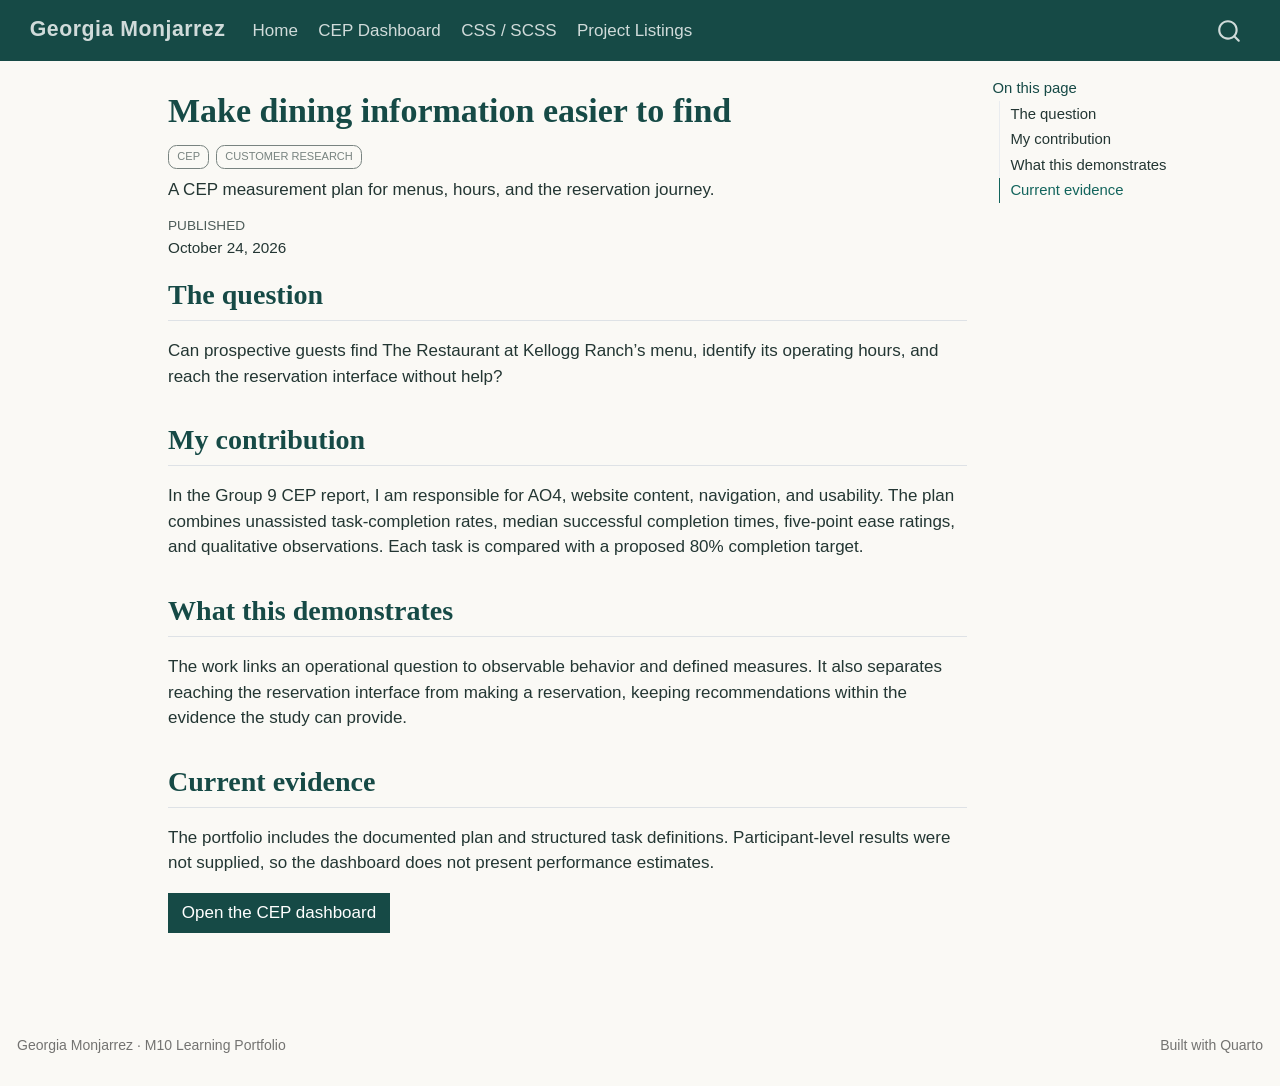
<file: docs/projects/cep-usability.html>
<!DOCTYPE html>
<html xmlns="http://www.w3.org/1999/xhtml" lang="en" xml:lang="en"><head>

<meta charset="utf-8">
<meta name="generator" content="quarto-1.9.38">

<meta name="viewport" content="width=device-width, initial-scale=1.0, user-scalable=yes">

<meta name="dcterms.date" content="2026-10-24">
<meta name="description" content="A CEP measurement plan for menus, hours, and the reservation journey.">

<title>Make dining information easier to find – Georgia Monjarrez</title>
<style>
/* Default styles provided by pandoc.
** See https://pandoc.org/MANUAL.html#variables-for-html for config info.
*/
code{white-space: pre-wrap;}
span.smallcaps{font-variant: small-caps;}
div.columns{display: flex; gap: min(4vw, 1.5em);}
div.column{flex: auto; overflow-x: auto;}
div.hanging-indent{margin-left: 1.5em; text-indent: -1.5em;}
ul.task-list{list-style: none;}
ul.task-list li input[type="checkbox"] {
  width: 0.8em;
  margin: 0 0.8em 0.2em -1em; /* quarto-specific, see https://github.com/quarto-dev/quarto-cli/issues/4556 */ 
  vertical-align: middle;
}
</style>


<script src="../site_libs/quarto-nav/quarto-nav.js"></script>
<script src="../site_libs/quarto-nav/headroom.min.js"></script>
<script src="../site_libs/clipboard/clipboard.min.js"></script>
<script src="../site_libs/quarto-search/autocomplete.umd.js"></script>
<script src="../site_libs/quarto-search/fuse.min.js"></script>
<script src="../site_libs/quarto-search/quarto-search.js"></script>
<meta name="quarto:offset" content="../">
<script src="../site_libs/quarto-html/quarto.js" type="module"></script>
<script src="../site_libs/quarto-html/tabsets/tabsets.js" type="module"></script>
<script src="../site_libs/quarto-html/popper.min.js"></script>
<script src="../site_libs/quarto-html/tippy.umd.min.js"></script>
<script src="../site_libs/quarto-html/anchor.min.js"></script>
<link href="../site_libs/quarto-html/tippy.css" rel="stylesheet">
<link href="../site_libs/quarto-html/quarto-syntax-highlighting-15634bcf2e68342d4ad2dfa704d543f6.css" rel="stylesheet" id="quarto-text-highlighting-styles">
<script src="../site_libs/bootstrap/bootstrap.min.js"></script>
<link href="../site_libs/bootstrap/bootstrap-icons.css" rel="stylesheet">
<link href="../site_libs/bootstrap/bootstrap-c76b51278719bbd2c8a6ee5d5f65cb5e.min.css" rel="stylesheet" append-hash="true" id="quarto-bootstrap" data-mode="light">
<script id="quarto-search-options" type="application/json">{
  "location": "navbar",
  "copy-button": false,
  "collapse-after": 3,
  "panel-placement": "end",
  "type": "overlay",
  "limit": 50,
  "keyboard-shortcut": [
    "f",
    "/",
    "s"
  ],
  "show-item-context": false,
  "language": {
    "search-no-results-text": "No results",
    "search-matching-documents-text": "matching documents",
    "search-copy-link-title": "Copy link to search",
    "search-hide-matches-text": "Hide additional matches",
    "search-more-match-text": "more match in this document",
    "search-more-matches-text": "more matches in this document",
    "search-clear-button-title": "Clear",
    "search-text-placeholder": "",
    "search-detached-cancel-button-title": "Cancel",
    "search-submit-button-title": "Submit",
    "search-label": "Search"
  }
}</script>
<style>html{ scroll-behavior: smooth; }</style>


<link rel="stylesheet" href="../styles.css">
</head>

<body class="nav-fixed quarto-light">

<div id="quarto-search-results"></div>
  <header id="quarto-header" class="headroom fixed-top">
    <nav class="navbar navbar-expand-lg " data-bs-theme="dark">
      <div class="navbar-container container-fluid">
      <div class="navbar-brand-container mx-auto">
    <a class="navbar-brand" href="../index.html">
    <span class="navbar-title">Georgia Monjarrez</span>
    </a>
  </div>
            <div id="quarto-search" class="" title="Search"></div>
          <button class="navbar-toggler" type="button" data-bs-toggle="collapse" data-bs-target="#navbarCollapse" aria-controls="navbarCollapse" role="menu" aria-expanded="false" aria-label="Toggle navigation" onclick="if (window.quartoToggleHeadroom) { window.quartoToggleHeadroom(); }">
  <span class="navbar-toggler-icon"></span>
</button>
          <div class="collapse navbar-collapse" id="navbarCollapse">
            <ul class="navbar-nav navbar-nav-scroll me-auto">
  <li class="nav-item">
    <a class="nav-link" href="../index.html"> 
<span class="menu-text">Home</span></a>
  </li>  
  <li class="nav-item">
    <a class="nav-link" href="../dashboard.html"> 
<span class="menu-text">CEP Dashboard</span></a>
  </li>  
  <li class="nav-item">
    <a class="nav-link" href="../styling.html"> 
<span class="menu-text">CSS / SCSS</span></a>
  </li>  
  <li class="nav-item">
    <a class="nav-link" href="../listings.html"> 
<span class="menu-text">Project Listings</span></a>
  </li>  
</ul>
          </div> <!-- /navcollapse -->
            <div class="quarto-navbar-tools">
</div>
      </div> <!-- /container-fluid -->
    </nav>
</header>
<!-- content -->
<div id="quarto-content" class="quarto-container page-columns page-rows-contents page-layout-article page-navbar">
<!-- sidebar -->
<!-- margin-sidebar -->
    <div id="quarto-margin-sidebar" class="sidebar margin-sidebar">
        <nav id="TOC" role="doc-toc" class="toc-active">
    <h2 id="toc-title">On this page</h2>
   
  <ul>
  <li><a href="#the-question" id="toc-the-question" class="nav-link active" data-scroll-target="#the-question">The question</a></li>
  <li><a href="#my-contribution" id="toc-my-contribution" class="nav-link" data-scroll-target="#my-contribution">My contribution</a></li>
  <li><a href="#what-this-demonstrates" id="toc-what-this-demonstrates" class="nav-link" data-scroll-target="#what-this-demonstrates">What this demonstrates</a></li>
  <li><a href="#current-evidence" id="toc-current-evidence" class="nav-link" data-scroll-target="#current-evidence">Current evidence</a></li>
  </ul>
</nav>
    </div>
<!-- main -->
<main class="content" id="quarto-document-content">

<header id="title-block-header" class="quarto-title-block default">
<div class="quarto-title">
<h1 class="title">Make dining information easier to find</h1>
  <div class="quarto-categories">
    <div class="quarto-category">CEP</div>
    <div class="quarto-category">Customer research</div>
  </div>
  </div>

<div>
  <div class="description">
    A CEP measurement plan for menus, hours, and the reservation journey.
  </div>
</div>


<div class="quarto-title-meta">

    
    <div>
    <div class="quarto-title-meta-heading">Published</div>
    <div class="quarto-title-meta-contents">
      <p class="date">October 24, 2026</p>
    </div>
  </div>
  
    
  </div>
  


</header>


<section id="the-question" class="level2">
<h2 class="anchored" data-anchor-id="the-question">The question</h2>
<p>Can prospective guests find The Restaurant at Kellogg Ranch’s menu, identify its operating hours, and reach the reservation interface without help?</p>
</section>
<section id="my-contribution" class="level2">
<h2 class="anchored" data-anchor-id="my-contribution">My contribution</h2>
<p>In the Group 9 CEP report, I am responsible for AO4, website content, navigation, and usability. The plan combines unassisted task-completion rates, median successful completion times, five-point ease ratings, and qualitative observations. Each task is compared with a proposed 80% completion target.</p>
</section>
<section id="what-this-demonstrates" class="level2">
<h2 class="anchored" data-anchor-id="what-this-demonstrates">What this demonstrates</h2>
<p>The work links an operational question to observable behavior and defined measures. It also separates reaching the reservation interface from making a reservation, keeping recommendations within the evidence the study can provide.</p>
</section>
<section id="current-evidence" class="level2">
<h2 class="anchored" data-anchor-id="current-evidence">Current evidence</h2>
<p>The portfolio includes the documented plan and structured task definitions. Participant-level results were not supplied, so the dashboard does not present performance estimates.</p>
<p><a href="../dashboard.html" class="btn btn-primary">Open the CEP dashboard</a></p>


</section>

</main> <!-- /main -->
<script id="quarto-html-after-body" type="application/javascript">
  window.document.addEventListener("DOMContentLoaded", function (event) {
    const icon = "";
    const anchorJS = new window.AnchorJS();
    anchorJS.options = {
      placement: 'right',
      icon: icon
    };
    anchorJS.add('.anchored');
    const isCodeAnnotation = (el) => {
      for (const clz of el.classList) {
        if (clz.startsWith('code-annotation-')) {                     
          return true;
        }
      }
      return false;
    }
    const onCopySuccess = function(e) {
      // button target
      const button = e.trigger;
      // don't keep focus
      button.blur();
      // flash "checked"
      button.classList.add('code-copy-button-checked');
      var currentTitle = button.getAttribute("title");
      button.setAttribute("title", "Copied!");
      let tooltip;
      if (window.bootstrap) {
        button.setAttribute("data-bs-toggle", "tooltip");
        button.setAttribute("data-bs-placement", "left");
        button.setAttribute("data-bs-title", "Copied!");
        tooltip = new bootstrap.Tooltip(button, 
          { trigger: "manual", 
            customClass: "code-copy-button-tooltip",
            offset: [0, -8]});
        tooltip.show();    
      }
      setTimeout(function() {
        if (tooltip) {
          tooltip.hide();
          button.removeAttribute("data-bs-title");
          button.removeAttribute("data-bs-toggle");
          button.removeAttribute("data-bs-placement");
        }
        button.setAttribute("title", currentTitle);
        button.classList.remove('code-copy-button-checked');
      }, 1000);
      // clear code selection
      e.clearSelection();
    }
    const getTextToCopy = function(trigger) {
      const outerScaffold = trigger.parentElement.cloneNode(true);
      const codeEl = outerScaffold.querySelector('code');
      for (const childEl of codeEl.children) {
        if (isCodeAnnotation(childEl)) {
          childEl.remove();
        }
      }
      return codeEl.innerText;
    }
    const clipboard = new window.ClipboardJS('.code-copy-button:not([data-in-quarto-modal])', {
      text: getTextToCopy
    });
    clipboard.on('success', onCopySuccess);
    if (window.document.getElementById('quarto-embedded-source-code-modal')) {
      const clipboardModal = new window.ClipboardJS('.code-copy-button[data-in-quarto-modal]', {
        text: getTextToCopy,
        container: window.document.getElementById('quarto-embedded-source-code-modal')
      });
      clipboardModal.on('success', onCopySuccess);
    }
      var localhostRegex = new RegExp(/^(?:http|https):\/\/localhost\:?[0-9]*\//);
      var mailtoRegex = new RegExp(/^mailto:/);
        var filterRegex = new RegExp('/' + window.location.host + '/');
      var isInternal = (href) => {
          return filterRegex.test(href) || localhostRegex.test(href) || mailtoRegex.test(href);
      }
      // Inspect non-navigation links and adorn them if external
     var links = window.document.querySelectorAll('a[href]:not(.nav-link):not(.navbar-brand):not(.toc-action):not(.sidebar-link):not(.sidebar-item-toggle):not(.pagination-link):not(.no-external):not([aria-hidden]):not(.dropdown-item):not(.quarto-navigation-tool):not(.about-link)');
      for (var i=0; i<links.length; i++) {
        const link = links[i];
        if (!isInternal(link.href)) {
          // undo the damage that might have been done by quarto-nav.js in the case of
          // links that we want to consider external
          if (link.dataset.originalHref !== undefined) {
            link.href = link.dataset.originalHref;
          }
        }
      }
    function tippyHover(el, contentFn, onTriggerFn, onUntriggerFn) {
      const config = {
        allowHTML: true,
        maxWidth: 500,
        delay: 100,
        arrow: false,
        appendTo: function(el) {
            return el.parentElement;
        },
        interactive: true,
        interactiveBorder: 10,
        theme: 'quarto',
        placement: 'bottom-start',
      };
      if (contentFn) {
        config.content = contentFn;
      }
      if (onTriggerFn) {
        config.onTrigger = onTriggerFn;
      }
      if (onUntriggerFn) {
        config.onUntrigger = onUntriggerFn;
      }
      window.tippy(el, config); 
    }
    const noterefs = window.document.querySelectorAll('a[role="doc-noteref"]');
    for (var i=0; i<noterefs.length; i++) {
      const ref = noterefs[i];
      tippyHover(ref, function() {
        // use id or data attribute instead here
        let href = ref.getAttribute('data-footnote-href') || ref.getAttribute('href');
        try { href = new URL(href).hash; } catch {}
        const id = href.replace(/^#\/?/, "");
        const note = window.document.getElementById(id);
        if (note) {
          return note.innerHTML;
        } else {
          return "";
        }
      });
    }
    const xrefs = window.document.querySelectorAll('a.quarto-xref');
    const processXRef = (id, note) => {
      // Strip column container classes
      const stripColumnClz = (el) => {
        el.classList.remove("page-full", "page-columns");
        if (el.children) {
          for (const child of el.children) {
            stripColumnClz(child);
          }
        }
      }
      stripColumnClz(note)
      if (id === null || id.startsWith('sec-')) {
        // Special case sections, only their first couple elements
        const container = document.createElement("div");
        if (note.children && note.children.length > 2) {
          container.appendChild(note.children[0].cloneNode(true));
          for (let i = 1; i < note.children.length; i++) {
            const child = note.children[i];
            if (child.tagName === "P" && child.innerText === "") {
              continue;
            } else {
              container.appendChild(child.cloneNode(true));
              break;
            }
          }
          if (window.Quarto?.typesetMath) {
            window.Quarto.typesetMath(container);
          }
          return container.innerHTML
        } else {
          if (window.Quarto?.typesetMath) {
            window.Quarto.typesetMath(note);
          }
          return note.innerHTML;
        }
      } else {
        // Remove any anchor links if they are present
        const anchorLink = note.querySelector('a.anchorjs-link');
        if (anchorLink) {
          anchorLink.remove();
        }
        if (window.Quarto?.typesetMath) {
          window.Quarto.typesetMath(note);
        }
        if (note.classList.contains("callout")) {
          return note.outerHTML;
        } else {
          return note.innerHTML;
        }
      }
    }
    for (var i=0; i<xrefs.length; i++) {
      const xref = xrefs[i];
      tippyHover(xref, undefined, function(instance) {
        instance.disable();
        let url = xref.getAttribute('href');
        let hash = undefined; 
        if (url.startsWith('#')) {
          hash = url;
        } else {
          try { hash = new URL(url).hash; } catch {}
        }
        if (hash) {
          const id = hash.replace(/^#\/?/, "");
          const note = window.document.getElementById(id);
          if (note !== null) {
            try {
              const html = processXRef(id, note.cloneNode(true));
              instance.setContent(html);
            } finally {
              instance.enable();
              instance.show();
            }
          } else {
            // See if we can fetch this
            fetch(url.split('#')[0])
            .then(res => res.text())
            .then(html => {
              const parser = new DOMParser();
              const htmlDoc = parser.parseFromString(html, "text/html");
              const note = htmlDoc.getElementById(id);
              if (note !== null) {
                const html = processXRef(id, note);
                instance.setContent(html);
              } 
            }).finally(() => {
              instance.enable();
              instance.show();
            });
          }
        } else {
          // See if we can fetch a full url (with no hash to target)
          // This is a special case and we should probably do some content thinning / targeting
          fetch(url)
          .then(res => res.text())
          .then(html => {
            const parser = new DOMParser();
            const htmlDoc = parser.parseFromString(html, "text/html");
            const note = htmlDoc.querySelector('main.content');
            if (note !== null) {
              // This should only happen for chapter cross references
              // (since there is no id in the URL)
              // remove the first header
              if (note.children.length > 0 && note.children[0].tagName === "HEADER") {
                note.children[0].remove();
              }
              const html = processXRef(null, note);
              instance.setContent(html);
            } 
          }).finally(() => {
            instance.enable();
            instance.show();
          });
        }
      }, function(instance) {
      });
    }
        let selectedAnnoteEl;
        const selectorForAnnotation = ( cell, annotation) => {
          let cellAttr = 'data-code-cell="' + cell + '"';
          let lineAttr = 'data-code-annotation="' +  annotation + '"';
          const selector = 'span[' + cellAttr + '][' + lineAttr + ']';
          return selector;
        }
        const selectCodeLines = (annoteEl) => {
          const doc = window.document;
          const targetCell = annoteEl.getAttribute("data-target-cell");
          const targetAnnotation = annoteEl.getAttribute("data-target-annotation");
          const annoteSpan = window.document.querySelector(selectorForAnnotation(targetCell, targetAnnotation));
          const lines = annoteSpan.getAttribute("data-code-lines").split(",");
          const lineIds = lines.map((line) => {
            return targetCell + "-" + line;
          })
          let top = null;
          let height = null;
          let parent = null;
          if (lineIds.length > 0) {
              //compute the position of the single el (top and bottom and make a div)
              const el = window.document.getElementById(lineIds[0]);
              top = el.offsetTop;
              height = el.offsetHeight;
              parent = el.parentElement.parentElement;
            if (lineIds.length > 1) {
              const lastEl = window.document.getElementById(lineIds[lineIds.length - 1]);
              const bottom = lastEl.offsetTop + lastEl.offsetHeight;
              height = bottom - top;
            }
            if (top !== null && height !== null && parent !== null) {
              // cook up a div (if necessary) and position it 
              let div = window.document.getElementById("code-annotation-line-highlight");
              if (div === null) {
                div = window.document.createElement("div");
                div.setAttribute("id", "code-annotation-line-highlight");
                div.style.position = 'absolute';
                parent.appendChild(div);
              }
              div.style.top = top - 2 + "px";
              div.style.height = height + 4 + "px";
              div.style.left = 0;
              let gutterDiv = window.document.getElementById("code-annotation-line-highlight-gutter");
              if (gutterDiv === null) {
                gutterDiv = window.document.createElement("div");
                gutterDiv.setAttribute("id", "code-annotation-line-highlight-gutter");
                gutterDiv.style.position = 'absolute';
                const codeCell = window.document.getElementById(targetCell);
                const gutter = codeCell.querySelector('.code-annotation-gutter');
                gutter.appendChild(gutterDiv);
              }
              gutterDiv.style.top = top - 2 + "px";
              gutterDiv.style.height = height + 4 + "px";
            }
            selectedAnnoteEl = annoteEl;
          }
        };
        const unselectCodeLines = () => {
          const elementsIds = ["code-annotation-line-highlight", "code-annotation-line-highlight-gutter"];
          elementsIds.forEach((elId) => {
            const div = window.document.getElementById(elId);
            if (div) {
              div.remove();
            }
          });
          selectedAnnoteEl = undefined;
        };
          // Handle positioning of the toggle
      window.addEventListener(
        "resize",
        throttle(() => {
          elRect = undefined;
          if (selectedAnnoteEl) {
            selectCodeLines(selectedAnnoteEl);
          }
        }, 10)
      );
      function throttle(fn, ms) {
      let throttle = false;
      let timer;
        return (...args) => {
          if(!throttle) { // first call gets through
              fn.apply(this, args);
              throttle = true;
          } else { // all the others get throttled
              if(timer) clearTimeout(timer); // cancel #2
              timer = setTimeout(() => {
                fn.apply(this, args);
                timer = throttle = false;
              }, ms);
          }
        };
      }
        // Attach click handler to the DT
        const annoteDls = window.document.querySelectorAll('dt[data-target-cell]');
        for (const annoteDlNode of annoteDls) {
          annoteDlNode.addEventListener('click', (event) => {
            const clickedEl = event.target;
            if (clickedEl !== selectedAnnoteEl) {
              unselectCodeLines();
              const activeEl = window.document.querySelector('dt[data-target-cell].code-annotation-active');
              if (activeEl) {
                activeEl.classList.remove('code-annotation-active');
              }
              selectCodeLines(clickedEl);
              clickedEl.classList.add('code-annotation-active');
            } else {
              // Unselect the line
              unselectCodeLines();
              clickedEl.classList.remove('code-annotation-active');
            }
          });
        }
    const findCites = (el) => {
      const parentEl = el.parentElement;
      if (parentEl) {
        const cites = parentEl.dataset.cites;
        if (cites) {
          return {
            el,
            cites: cites.split(' ')
          };
        } else {
          return findCites(el.parentElement)
        }
      } else {
        return undefined;
      }
    };
    var bibliorefs = window.document.querySelectorAll('a[role="doc-biblioref"]');
    for (var i=0; i<bibliorefs.length; i++) {
      const ref = bibliorefs[i];
      const citeInfo = findCites(ref);
      if (citeInfo) {
        tippyHover(citeInfo.el, function() {
          var popup = window.document.createElement('div');
          citeInfo.cites.forEach(function(cite) {
            var citeDiv = window.document.createElement('div');
            citeDiv.classList.add('hanging-indent');
            citeDiv.classList.add('csl-entry');
            var biblioDiv = window.document.getElementById('ref-' + cite);
            if (biblioDiv) {
              citeDiv.innerHTML = biblioDiv.innerHTML;
            }
            popup.appendChild(citeDiv);
          });
          return popup.innerHTML;
        });
      }
    }
  });
  </script>
</div> <!-- /content -->
<footer class="footer">
  <div class="nav-footer">
    <div class="nav-footer-left">
<p>Georgia Monjarrez · M10 Learning Portfolio</p>
</div>   
    <div class="nav-footer-center">
      &nbsp;
    </div>
    <div class="nav-footer-right">
<p>Built with Quarto</p>
</div>
  </div>
</footer>




<script src="../site_libs/quarto-html/zenscroll-min.js"></script>
</body></html>
</file>
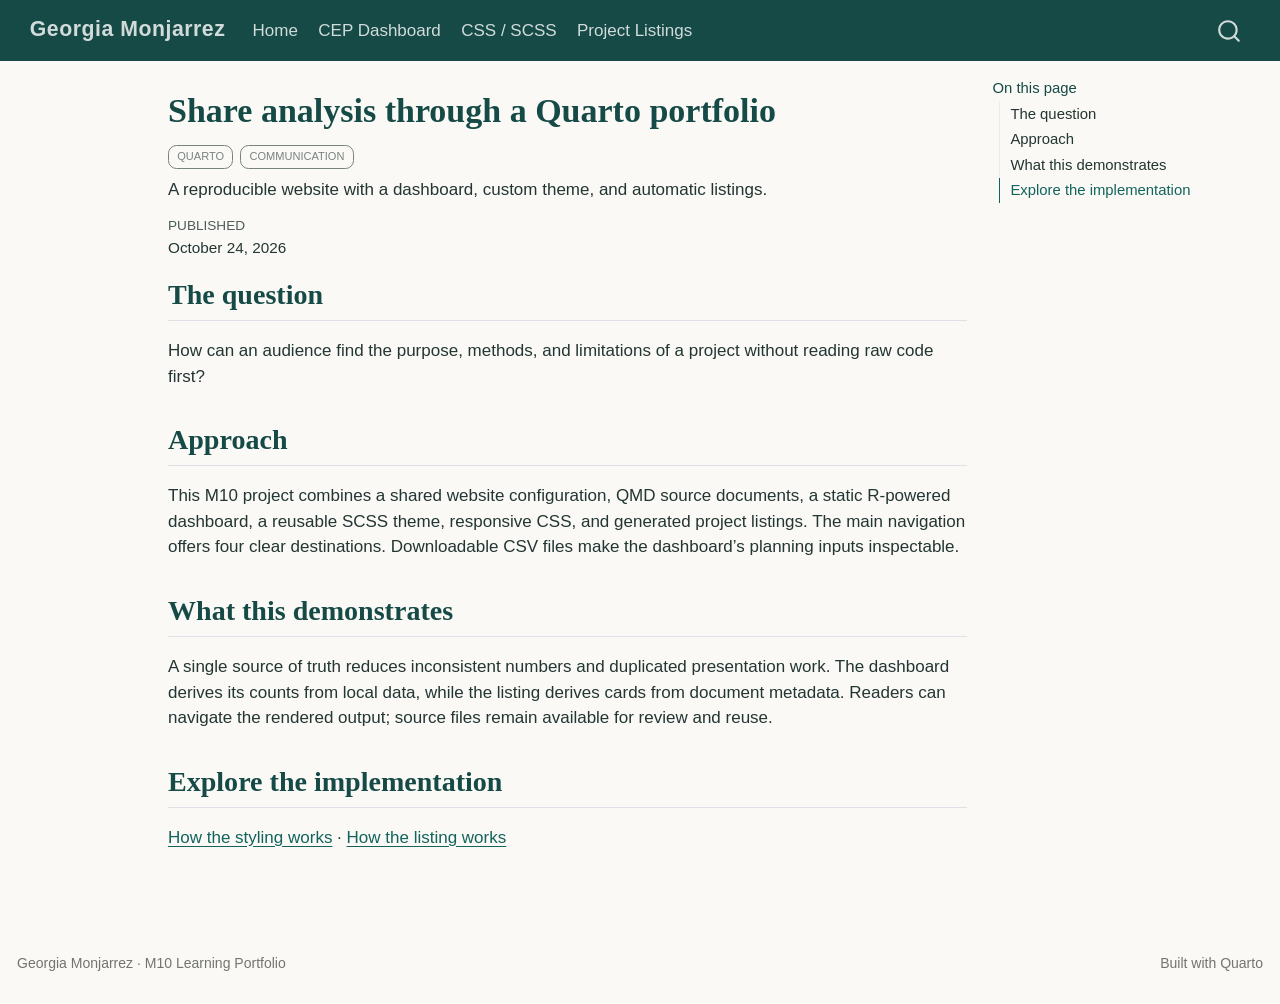
<file: docs/projects/quarto-communication.html>
<!DOCTYPE html>
<html xmlns="http://www.w3.org/1999/xhtml" lang="en" xml:lang="en"><head>

<meta charset="utf-8">
<meta name="generator" content="quarto-1.9.38">

<meta name="viewport" content="width=device-width, initial-scale=1.0, user-scalable=yes">

<meta name="dcterms.date" content="2026-10-24">
<meta name="description" content="A reproducible website with a dashboard, custom theme, and automatic listings.">

<title>Share analysis through a Quarto portfolio – Georgia Monjarrez</title>
<style>
/* Default styles provided by pandoc.
** See https://pandoc.org/MANUAL.html#variables-for-html for config info.
*/
code{white-space: pre-wrap;}
span.smallcaps{font-variant: small-caps;}
div.columns{display: flex; gap: min(4vw, 1.5em);}
div.column{flex: auto; overflow-x: auto;}
div.hanging-indent{margin-left: 1.5em; text-indent: -1.5em;}
ul.task-list{list-style: none;}
ul.task-list li input[type="checkbox"] {
  width: 0.8em;
  margin: 0 0.8em 0.2em -1em; /* quarto-specific, see https://github.com/quarto-dev/quarto-cli/issues/4556 */ 
  vertical-align: middle;
}
</style>


<script src="../site_libs/quarto-nav/quarto-nav.js"></script>
<script src="../site_libs/quarto-nav/headroom.min.js"></script>
<script src="../site_libs/clipboard/clipboard.min.js"></script>
<script src="../site_libs/quarto-search/autocomplete.umd.js"></script>
<script src="../site_libs/quarto-search/fuse.min.js"></script>
<script src="../site_libs/quarto-search/quarto-search.js"></script>
<meta name="quarto:offset" content="../">
<script src="../site_libs/quarto-html/quarto.js" type="module"></script>
<script src="../site_libs/quarto-html/tabsets/tabsets.js" type="module"></script>
<script src="../site_libs/quarto-html/popper.min.js"></script>
<script src="../site_libs/quarto-html/tippy.umd.min.js"></script>
<script src="../site_libs/quarto-html/anchor.min.js"></script>
<link href="../site_libs/quarto-html/tippy.css" rel="stylesheet">
<link href="../site_libs/quarto-html/quarto-syntax-highlighting-15634bcf2e68342d4ad2dfa704d543f6.css" rel="stylesheet" id="quarto-text-highlighting-styles">
<script src="../site_libs/bootstrap/bootstrap.min.js"></script>
<link href="../site_libs/bootstrap/bootstrap-icons.css" rel="stylesheet">
<link href="../site_libs/bootstrap/bootstrap-c76b51278719bbd2c8a6ee5d5f65cb5e.min.css" rel="stylesheet" append-hash="true" id="quarto-bootstrap" data-mode="light">
<script id="quarto-search-options" type="application/json">{
  "location": "navbar",
  "copy-button": false,
  "collapse-after": 3,
  "panel-placement": "end",
  "type": "overlay",
  "limit": 50,
  "keyboard-shortcut": [
    "f",
    "/",
    "s"
  ],
  "show-item-context": false,
  "language": {
    "search-no-results-text": "No results",
    "search-matching-documents-text": "matching documents",
    "search-copy-link-title": "Copy link to search",
    "search-hide-matches-text": "Hide additional matches",
    "search-more-match-text": "more match in this document",
    "search-more-matches-text": "more matches in this document",
    "search-clear-button-title": "Clear",
    "search-text-placeholder": "",
    "search-detached-cancel-button-title": "Cancel",
    "search-submit-button-title": "Submit",
    "search-label": "Search"
  }
}</script>
<style>html{ scroll-behavior: smooth; }</style>


<link rel="stylesheet" href="../styles.css">
</head>

<body class="nav-fixed quarto-light">

<div id="quarto-search-results"></div>
  <header id="quarto-header" class="headroom fixed-top">
    <nav class="navbar navbar-expand-lg " data-bs-theme="dark">
      <div class="navbar-container container-fluid">
      <div class="navbar-brand-container mx-auto">
    <a class="navbar-brand" href="../index.html">
    <span class="navbar-title">Georgia Monjarrez</span>
    </a>
  </div>
            <div id="quarto-search" class="" title="Search"></div>
          <button class="navbar-toggler" type="button" data-bs-toggle="collapse" data-bs-target="#navbarCollapse" aria-controls="navbarCollapse" role="menu" aria-expanded="false" aria-label="Toggle navigation" onclick="if (window.quartoToggleHeadroom) { window.quartoToggleHeadroom(); }">
  <span class="navbar-toggler-icon"></span>
</button>
          <div class="collapse navbar-collapse" id="navbarCollapse">
            <ul class="navbar-nav navbar-nav-scroll me-auto">
  <li class="nav-item">
    <a class="nav-link" href="../index.html"> 
<span class="menu-text">Home</span></a>
  </li>  
  <li class="nav-item">
    <a class="nav-link" href="../dashboard.html"> 
<span class="menu-text">CEP Dashboard</span></a>
  </li>  
  <li class="nav-item">
    <a class="nav-link" href="../styling.html"> 
<span class="menu-text">CSS / SCSS</span></a>
  </li>  
  <li class="nav-item">
    <a class="nav-link" href="../listings.html"> 
<span class="menu-text">Project Listings</span></a>
  </li>  
</ul>
          </div> <!-- /navcollapse -->
            <div class="quarto-navbar-tools">
</div>
      </div> <!-- /container-fluid -->
    </nav>
</header>
<!-- content -->
<div id="quarto-content" class="quarto-container page-columns page-rows-contents page-layout-article page-navbar">
<!-- sidebar -->
<!-- margin-sidebar -->
    <div id="quarto-margin-sidebar" class="sidebar margin-sidebar">
        <nav id="TOC" role="doc-toc" class="toc-active">
    <h2 id="toc-title">On this page</h2>
   
  <ul>
  <li><a href="#the-question" id="toc-the-question" class="nav-link active" data-scroll-target="#the-question">The question</a></li>
  <li><a href="#approach" id="toc-approach" class="nav-link" data-scroll-target="#approach">Approach</a></li>
  <li><a href="#what-this-demonstrates" id="toc-what-this-demonstrates" class="nav-link" data-scroll-target="#what-this-demonstrates">What this demonstrates</a></li>
  <li><a href="#explore-the-implementation" id="toc-explore-the-implementation" class="nav-link" data-scroll-target="#explore-the-implementation">Explore the implementation</a></li>
  </ul>
</nav>
    </div>
<!-- main -->
<main class="content" id="quarto-document-content">

<header id="title-block-header" class="quarto-title-block default">
<div class="quarto-title">
<h1 class="title">Share analysis through a Quarto portfolio</h1>
  <div class="quarto-categories">
    <div class="quarto-category">Quarto</div>
    <div class="quarto-category">Communication</div>
  </div>
  </div>

<div>
  <div class="description">
    A reproducible website with a dashboard, custom theme, and automatic listings.
  </div>
</div>


<div class="quarto-title-meta">

    
    <div>
    <div class="quarto-title-meta-heading">Published</div>
    <div class="quarto-title-meta-contents">
      <p class="date">October 24, 2026</p>
    </div>
  </div>
  
    
  </div>
  


</header>


<section id="the-question" class="level2">
<h2 class="anchored" data-anchor-id="the-question">The question</h2>
<p>How can an audience find the purpose, methods, and limitations of a project without reading raw code first?</p>
</section>
<section id="approach" class="level2">
<h2 class="anchored" data-anchor-id="approach">Approach</h2>
<p>This M10 project combines a shared website configuration, QMD source documents, a static R-powered dashboard, a reusable SCSS theme, responsive CSS, and generated project listings. The main navigation offers four clear destinations. Downloadable CSV files make the dashboard’s planning inputs inspectable.</p>
</section>
<section id="what-this-demonstrates" class="level2">
<h2 class="anchored" data-anchor-id="what-this-demonstrates">What this demonstrates</h2>
<p>A single source of truth reduces inconsistent numbers and duplicated presentation work. The dashboard derives its counts from local data, while the listing derives cards from document metadata. Readers can navigate the rendered output; source files remain available for review and reuse.</p>
</section>
<section id="explore-the-implementation" class="level2">
<h2 class="anchored" data-anchor-id="explore-the-implementation">Explore the implementation</h2>
<p><a href="../styling.html">How the styling works</a> · <a href="../listings.html">How the listing works</a></p>


</section>

</main> <!-- /main -->
<script id="quarto-html-after-body" type="application/javascript">
  window.document.addEventListener("DOMContentLoaded", function (event) {
    const icon = "";
    const anchorJS = new window.AnchorJS();
    anchorJS.options = {
      placement: 'right',
      icon: icon
    };
    anchorJS.add('.anchored');
    const isCodeAnnotation = (el) => {
      for (const clz of el.classList) {
        if (clz.startsWith('code-annotation-')) {                     
          return true;
        }
      }
      return false;
    }
    const onCopySuccess = function(e) {
      // button target
      const button = e.trigger;
      // don't keep focus
      button.blur();
      // flash "checked"
      button.classList.add('code-copy-button-checked');
      var currentTitle = button.getAttribute("title");
      button.setAttribute("title", "Copied!");
      let tooltip;
      if (window.bootstrap) {
        button.setAttribute("data-bs-toggle", "tooltip");
        button.setAttribute("data-bs-placement", "left");
        button.setAttribute("data-bs-title", "Copied!");
        tooltip = new bootstrap.Tooltip(button, 
          { trigger: "manual", 
            customClass: "code-copy-button-tooltip",
            offset: [0, -8]});
        tooltip.show();    
      }
      setTimeout(function() {
        if (tooltip) {
          tooltip.hide();
          button.removeAttribute("data-bs-title");
          button.removeAttribute("data-bs-toggle");
          button.removeAttribute("data-bs-placement");
        }
        button.setAttribute("title", currentTitle);
        button.classList.remove('code-copy-button-checked');
      }, 1000);
      // clear code selection
      e.clearSelection();
    }
    const getTextToCopy = function(trigger) {
      const outerScaffold = trigger.parentElement.cloneNode(true);
      const codeEl = outerScaffold.querySelector('code');
      for (const childEl of codeEl.children) {
        if (isCodeAnnotation(childEl)) {
          childEl.remove();
        }
      }
      return codeEl.innerText;
    }
    const clipboard = new window.ClipboardJS('.code-copy-button:not([data-in-quarto-modal])', {
      text: getTextToCopy
    });
    clipboard.on('success', onCopySuccess);
    if (window.document.getElementById('quarto-embedded-source-code-modal')) {
      const clipboardModal = new window.ClipboardJS('.code-copy-button[data-in-quarto-modal]', {
        text: getTextToCopy,
        container: window.document.getElementById('quarto-embedded-source-code-modal')
      });
      clipboardModal.on('success', onCopySuccess);
    }
      var localhostRegex = new RegExp(/^(?:http|https):\/\/localhost\:?[0-9]*\//);
      var mailtoRegex = new RegExp(/^mailto:/);
        var filterRegex = new RegExp('/' + window.location.host + '/');
      var isInternal = (href) => {
          return filterRegex.test(href) || localhostRegex.test(href) || mailtoRegex.test(href);
      }
      // Inspect non-navigation links and adorn them if external
     var links = window.document.querySelectorAll('a[href]:not(.nav-link):not(.navbar-brand):not(.toc-action):not(.sidebar-link):not(.sidebar-item-toggle):not(.pagination-link):not(.no-external):not([aria-hidden]):not(.dropdown-item):not(.quarto-navigation-tool):not(.about-link)');
      for (var i=0; i<links.length; i++) {
        const link = links[i];
        if (!isInternal(link.href)) {
          // undo the damage that might have been done by quarto-nav.js in the case of
          // links that we want to consider external
          if (link.dataset.originalHref !== undefined) {
            link.href = link.dataset.originalHref;
          }
        }
      }
    function tippyHover(el, contentFn, onTriggerFn, onUntriggerFn) {
      const config = {
        allowHTML: true,
        maxWidth: 500,
        delay: 100,
        arrow: false,
        appendTo: function(el) {
            return el.parentElement;
        },
        interactive: true,
        interactiveBorder: 10,
        theme: 'quarto',
        placement: 'bottom-start',
      };
      if (contentFn) {
        config.content = contentFn;
      }
      if (onTriggerFn) {
        config.onTrigger = onTriggerFn;
      }
      if (onUntriggerFn) {
        config.onUntrigger = onUntriggerFn;
      }
      window.tippy(el, config); 
    }
    const noterefs = window.document.querySelectorAll('a[role="doc-noteref"]');
    for (var i=0; i<noterefs.length; i++) {
      const ref = noterefs[i];
      tippyHover(ref, function() {
        // use id or data attribute instead here
        let href = ref.getAttribute('data-footnote-href') || ref.getAttribute('href');
        try { href = new URL(href).hash; } catch {}
        const id = href.replace(/^#\/?/, "");
        const note = window.document.getElementById(id);
        if (note) {
          return note.innerHTML;
        } else {
          return "";
        }
      });
    }
    const xrefs = window.document.querySelectorAll('a.quarto-xref');
    const processXRef = (id, note) => {
      // Strip column container classes
      const stripColumnClz = (el) => {
        el.classList.remove("page-full", "page-columns");
        if (el.children) {
          for (const child of el.children) {
            stripColumnClz(child);
          }
        }
      }
      stripColumnClz(note)
      if (id === null || id.startsWith('sec-')) {
        // Special case sections, only their first couple elements
        const container = document.createElement("div");
        if (note.children && note.children.length > 2) {
          container.appendChild(note.children[0].cloneNode(true));
          for (let i = 1; i < note.children.length; i++) {
            const child = note.children[i];
            if (child.tagName === "P" && child.innerText === "") {
              continue;
            } else {
              container.appendChild(child.cloneNode(true));
              break;
            }
          }
          if (window.Quarto?.typesetMath) {
            window.Quarto.typesetMath(container);
          }
          return container.innerHTML
        } else {
          if (window.Quarto?.typesetMath) {
            window.Quarto.typesetMath(note);
          }
          return note.innerHTML;
        }
      } else {
        // Remove any anchor links if they are present
        const anchorLink = note.querySelector('a.anchorjs-link');
        if (anchorLink) {
          anchorLink.remove();
        }
        if (window.Quarto?.typesetMath) {
          window.Quarto.typesetMath(note);
        }
        if (note.classList.contains("callout")) {
          return note.outerHTML;
        } else {
          return note.innerHTML;
        }
      }
    }
    for (var i=0; i<xrefs.length; i++) {
      const xref = xrefs[i];
      tippyHover(xref, undefined, function(instance) {
        instance.disable();
        let url = xref.getAttribute('href');
        let hash = undefined; 
        if (url.startsWith('#')) {
          hash = url;
        } else {
          try { hash = new URL(url).hash; } catch {}
        }
        if (hash) {
          const id = hash.replace(/^#\/?/, "");
          const note = window.document.getElementById(id);
          if (note !== null) {
            try {
              const html = processXRef(id, note.cloneNode(true));
              instance.setContent(html);
            } finally {
              instance.enable();
              instance.show();
            }
          } else {
            // See if we can fetch this
            fetch(url.split('#')[0])
            .then(res => res.text())
            .then(html => {
              const parser = new DOMParser();
              const htmlDoc = parser.parseFromString(html, "text/html");
              const note = htmlDoc.getElementById(id);
              if (note !== null) {
                const html = processXRef(id, note);
                instance.setContent(html);
              } 
            }).finally(() => {
              instance.enable();
              instance.show();
            });
          }
        } else {
          // See if we can fetch a full url (with no hash to target)
          // This is a special case and we should probably do some content thinning / targeting
          fetch(url)
          .then(res => res.text())
          .then(html => {
            const parser = new DOMParser();
            const htmlDoc = parser.parseFromString(html, "text/html");
            const note = htmlDoc.querySelector('main.content');
            if (note !== null) {
              // This should only happen for chapter cross references
              // (since there is no id in the URL)
              // remove the first header
              if (note.children.length > 0 && note.children[0].tagName === "HEADER") {
                note.children[0].remove();
              }
              const html = processXRef(null, note);
              instance.setContent(html);
            } 
          }).finally(() => {
            instance.enable();
            instance.show();
          });
        }
      }, function(instance) {
      });
    }
        let selectedAnnoteEl;
        const selectorForAnnotation = ( cell, annotation) => {
          let cellAttr = 'data-code-cell="' + cell + '"';
          let lineAttr = 'data-code-annotation="' +  annotation + '"';
          const selector = 'span[' + cellAttr + '][' + lineAttr + ']';
          return selector;
        }
        const selectCodeLines = (annoteEl) => {
          const doc = window.document;
          const targetCell = annoteEl.getAttribute("data-target-cell");
          const targetAnnotation = annoteEl.getAttribute("data-target-annotation");
          const annoteSpan = window.document.querySelector(selectorForAnnotation(targetCell, targetAnnotation));
          const lines = annoteSpan.getAttribute("data-code-lines").split(",");
          const lineIds = lines.map((line) => {
            return targetCell + "-" + line;
          })
          let top = null;
          let height = null;
          let parent = null;
          if (lineIds.length > 0) {
              //compute the position of the single el (top and bottom and make a div)
              const el = window.document.getElementById(lineIds[0]);
              top = el.offsetTop;
              height = el.offsetHeight;
              parent = el.parentElement.parentElement;
            if (lineIds.length > 1) {
              const lastEl = window.document.getElementById(lineIds[lineIds.length - 1]);
              const bottom = lastEl.offsetTop + lastEl.offsetHeight;
              height = bottom - top;
            }
            if (top !== null && height !== null && parent !== null) {
              // cook up a div (if necessary) and position it 
              let div = window.document.getElementById("code-annotation-line-highlight");
              if (div === null) {
                div = window.document.createElement("div");
                div.setAttribute("id", "code-annotation-line-highlight");
                div.style.position = 'absolute';
                parent.appendChild(div);
              }
              div.style.top = top - 2 + "px";
              div.style.height = height + 4 + "px";
              div.style.left = 0;
              let gutterDiv = window.document.getElementById("code-annotation-line-highlight-gutter");
              if (gutterDiv === null) {
                gutterDiv = window.document.createElement("div");
                gutterDiv.setAttribute("id", "code-annotation-line-highlight-gutter");
                gutterDiv.style.position = 'absolute';
                const codeCell = window.document.getElementById(targetCell);
                const gutter = codeCell.querySelector('.code-annotation-gutter');
                gutter.appendChild(gutterDiv);
              }
              gutterDiv.style.top = top - 2 + "px";
              gutterDiv.style.height = height + 4 + "px";
            }
            selectedAnnoteEl = annoteEl;
          }
        };
        const unselectCodeLines = () => {
          const elementsIds = ["code-annotation-line-highlight", "code-annotation-line-highlight-gutter"];
          elementsIds.forEach((elId) => {
            const div = window.document.getElementById(elId);
            if (div) {
              div.remove();
            }
          });
          selectedAnnoteEl = undefined;
        };
          // Handle positioning of the toggle
      window.addEventListener(
        "resize",
        throttle(() => {
          elRect = undefined;
          if (selectedAnnoteEl) {
            selectCodeLines(selectedAnnoteEl);
          }
        }, 10)
      );
      function throttle(fn, ms) {
      let throttle = false;
      let timer;
        return (...args) => {
          if(!throttle) { // first call gets through
              fn.apply(this, args);
              throttle = true;
          } else { // all the others get throttled
              if(timer) clearTimeout(timer); // cancel #2
              timer = setTimeout(() => {
                fn.apply(this, args);
                timer = throttle = false;
              }, ms);
          }
        };
      }
        // Attach click handler to the DT
        const annoteDls = window.document.querySelectorAll('dt[data-target-cell]');
        for (const annoteDlNode of annoteDls) {
          annoteDlNode.addEventListener('click', (event) => {
            const clickedEl = event.target;
            if (clickedEl !== selectedAnnoteEl) {
              unselectCodeLines();
              const activeEl = window.document.querySelector('dt[data-target-cell].code-annotation-active');
              if (activeEl) {
                activeEl.classList.remove('code-annotation-active');
              }
              selectCodeLines(clickedEl);
              clickedEl.classList.add('code-annotation-active');
            } else {
              // Unselect the line
              unselectCodeLines();
              clickedEl.classList.remove('code-annotation-active');
            }
          });
        }
    const findCites = (el) => {
      const parentEl = el.parentElement;
      if (parentEl) {
        const cites = parentEl.dataset.cites;
        if (cites) {
          return {
            el,
            cites: cites.split(' ')
          };
        } else {
          return findCites(el.parentElement)
        }
      } else {
        return undefined;
      }
    };
    var bibliorefs = window.document.querySelectorAll('a[role="doc-biblioref"]');
    for (var i=0; i<bibliorefs.length; i++) {
      const ref = bibliorefs[i];
      const citeInfo = findCites(ref);
      if (citeInfo) {
        tippyHover(citeInfo.el, function() {
          var popup = window.document.createElement('div');
          citeInfo.cites.forEach(function(cite) {
            var citeDiv = window.document.createElement('div');
            citeDiv.classList.add('hanging-indent');
            citeDiv.classList.add('csl-entry');
            var biblioDiv = window.document.getElementById('ref-' + cite);
            if (biblioDiv) {
              citeDiv.innerHTML = biblioDiv.innerHTML;
            }
            popup.appendChild(citeDiv);
          });
          return popup.innerHTML;
        });
      }
    }
  });
  </script>
</div> <!-- /content -->
<footer class="footer">
  <div class="nav-footer">
    <div class="nav-footer-left">
<p>Georgia Monjarrez · M10 Learning Portfolio</p>
</div>   
    <div class="nav-footer-center">
      &nbsp;
    </div>
    <div class="nav-footer-right">
<p>Built with Quarto</p>
</div>
  </div>
</footer>




<script src="../site_libs/quarto-html/zenscroll-min.js"></script>
</body></html>
</file>
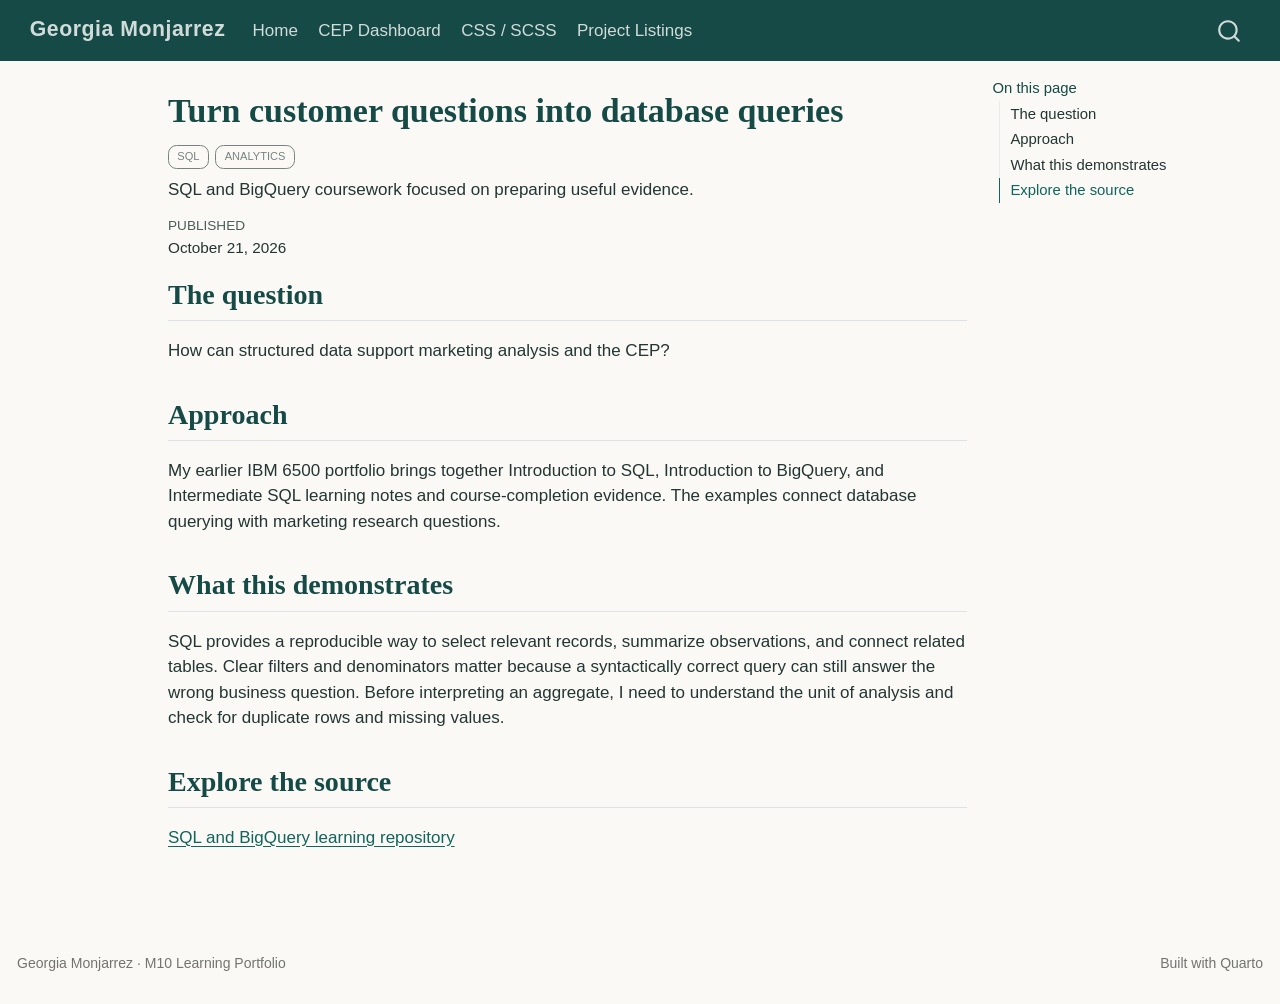
<file: docs/projects/sql-bigquery.html>
<!DOCTYPE html>
<html xmlns="http://www.w3.org/1999/xhtml" lang="en" xml:lang="en"><head>

<meta charset="utf-8">
<meta name="generator" content="quarto-1.9.38">

<meta name="viewport" content="width=device-width, initial-scale=1.0, user-scalable=yes">

<meta name="dcterms.date" content="2026-10-21">
<meta name="description" content="SQL and BigQuery coursework focused on preparing useful evidence.">

<title>Turn customer questions into database queries – Georgia Monjarrez</title>
<style>
/* Default styles provided by pandoc.
** See https://pandoc.org/MANUAL.html#variables-for-html for config info.
*/
code{white-space: pre-wrap;}
span.smallcaps{font-variant: small-caps;}
div.columns{display: flex; gap: min(4vw, 1.5em);}
div.column{flex: auto; overflow-x: auto;}
div.hanging-indent{margin-left: 1.5em; text-indent: -1.5em;}
ul.task-list{list-style: none;}
ul.task-list li input[type="checkbox"] {
  width: 0.8em;
  margin: 0 0.8em 0.2em -1em; /* quarto-specific, see https://github.com/quarto-dev/quarto-cli/issues/4556 */ 
  vertical-align: middle;
}
</style>


<script src="../site_libs/quarto-nav/quarto-nav.js"></script>
<script src="../site_libs/quarto-nav/headroom.min.js"></script>
<script src="../site_libs/clipboard/clipboard.min.js"></script>
<script src="../site_libs/quarto-search/autocomplete.umd.js"></script>
<script src="../site_libs/quarto-search/fuse.min.js"></script>
<script src="../site_libs/quarto-search/quarto-search.js"></script>
<meta name="quarto:offset" content="../">
<script src="../site_libs/quarto-html/quarto.js" type="module"></script>
<script src="../site_libs/quarto-html/tabsets/tabsets.js" type="module"></script>
<script src="../site_libs/quarto-html/popper.min.js"></script>
<script src="../site_libs/quarto-html/tippy.umd.min.js"></script>
<script src="../site_libs/quarto-html/anchor.min.js"></script>
<link href="../site_libs/quarto-html/tippy.css" rel="stylesheet">
<link href="../site_libs/quarto-html/quarto-syntax-highlighting-15634bcf2e68342d4ad2dfa704d543f6.css" rel="stylesheet" id="quarto-text-highlighting-styles">
<script src="../site_libs/bootstrap/bootstrap.min.js"></script>
<link href="../site_libs/bootstrap/bootstrap-icons.css" rel="stylesheet">
<link href="../site_libs/bootstrap/bootstrap-c76b51278719bbd2c8a6ee5d5f65cb5e.min.css" rel="stylesheet" append-hash="true" id="quarto-bootstrap" data-mode="light">
<script id="quarto-search-options" type="application/json">{
  "location": "navbar",
  "copy-button": false,
  "collapse-after": 3,
  "panel-placement": "end",
  "type": "overlay",
  "limit": 50,
  "keyboard-shortcut": [
    "f",
    "/",
    "s"
  ],
  "show-item-context": false,
  "language": {
    "search-no-results-text": "No results",
    "search-matching-documents-text": "matching documents",
    "search-copy-link-title": "Copy link to search",
    "search-hide-matches-text": "Hide additional matches",
    "search-more-match-text": "more match in this document",
    "search-more-matches-text": "more matches in this document",
    "search-clear-button-title": "Clear",
    "search-text-placeholder": "",
    "search-detached-cancel-button-title": "Cancel",
    "search-submit-button-title": "Submit",
    "search-label": "Search"
  }
}</script>
<style>html{ scroll-behavior: smooth; }</style>


<link rel="stylesheet" href="../styles.css">
</head>

<body class="nav-fixed quarto-light">

<div id="quarto-search-results"></div>
  <header id="quarto-header" class="headroom fixed-top">
    <nav class="navbar navbar-expand-lg " data-bs-theme="dark">
      <div class="navbar-container container-fluid">
      <div class="navbar-brand-container mx-auto">
    <a class="navbar-brand" href="../index.html">
    <span class="navbar-title">Georgia Monjarrez</span>
    </a>
  </div>
            <div id="quarto-search" class="" title="Search"></div>
          <button class="navbar-toggler" type="button" data-bs-toggle="collapse" data-bs-target="#navbarCollapse" aria-controls="navbarCollapse" role="menu" aria-expanded="false" aria-label="Toggle navigation" onclick="if (window.quartoToggleHeadroom) { window.quartoToggleHeadroom(); }">
  <span class="navbar-toggler-icon"></span>
</button>
          <div class="collapse navbar-collapse" id="navbarCollapse">
            <ul class="navbar-nav navbar-nav-scroll me-auto">
  <li class="nav-item">
    <a class="nav-link" href="../index.html"> 
<span class="menu-text">Home</span></a>
  </li>  
  <li class="nav-item">
    <a class="nav-link" href="../dashboard.html"> 
<span class="menu-text">CEP Dashboard</span></a>
  </li>  
  <li class="nav-item">
    <a class="nav-link" href="../styling.html"> 
<span class="menu-text">CSS / SCSS</span></a>
  </li>  
  <li class="nav-item">
    <a class="nav-link" href="../listings.html"> 
<span class="menu-text">Project Listings</span></a>
  </li>  
</ul>
          </div> <!-- /navcollapse -->
            <div class="quarto-navbar-tools">
</div>
      </div> <!-- /container-fluid -->
    </nav>
</header>
<!-- content -->
<div id="quarto-content" class="quarto-container page-columns page-rows-contents page-layout-article page-navbar">
<!-- sidebar -->
<!-- margin-sidebar -->
    <div id="quarto-margin-sidebar" class="sidebar margin-sidebar">
        <nav id="TOC" role="doc-toc" class="toc-active">
    <h2 id="toc-title">On this page</h2>
   
  <ul>
  <li><a href="#the-question" id="toc-the-question" class="nav-link active" data-scroll-target="#the-question">The question</a></li>
  <li><a href="#approach" id="toc-approach" class="nav-link" data-scroll-target="#approach">Approach</a></li>
  <li><a href="#what-this-demonstrates" id="toc-what-this-demonstrates" class="nav-link" data-scroll-target="#what-this-demonstrates">What this demonstrates</a></li>
  <li><a href="#explore-the-source" id="toc-explore-the-source" class="nav-link" data-scroll-target="#explore-the-source">Explore the source</a></li>
  </ul>
</nav>
    </div>
<!-- main -->
<main class="content" id="quarto-document-content">

<header id="title-block-header" class="quarto-title-block default">
<div class="quarto-title">
<h1 class="title">Turn customer questions into database queries</h1>
  <div class="quarto-categories">
    <div class="quarto-category">SQL</div>
    <div class="quarto-category">Analytics</div>
  </div>
  </div>

<div>
  <div class="description">
    SQL and BigQuery coursework focused on preparing useful evidence.
  </div>
</div>


<div class="quarto-title-meta">

    
    <div>
    <div class="quarto-title-meta-heading">Published</div>
    <div class="quarto-title-meta-contents">
      <p class="date">October 21, 2026</p>
    </div>
  </div>
  
    
  </div>
  


</header>


<section id="the-question" class="level2">
<h2 class="anchored" data-anchor-id="the-question">The question</h2>
<p>How can structured data support marketing analysis and the CEP?</p>
</section>
<section id="approach" class="level2">
<h2 class="anchored" data-anchor-id="approach">Approach</h2>
<p>My earlier IBM 6500 portfolio brings together Introduction to SQL, Introduction to BigQuery, and Intermediate SQL learning notes and course-completion evidence. The examples connect database querying with marketing research questions.</p>
</section>
<section id="what-this-demonstrates" class="level2">
<h2 class="anchored" data-anchor-id="what-this-demonstrates">What this demonstrates</h2>
<p>SQL provides a reproducible way to select relevant records, summarize observations, and connect related tables. Clear filters and denominators matter because a syntactically correct query can still answer the wrong business question. Before interpreting an aggregate, I need to understand the unit of analysis and check for duplicate rows and missing values.</p>
</section>
<section id="explore-the-source" class="level2">
<h2 class="anchored" data-anchor-id="explore-the-source">Explore the source</h2>
<p><a href="https://github.com/gmonjarrez/ibm-6500-sql-learning-portfolio">SQL and BigQuery learning repository</a></p>


</section>

</main> <!-- /main -->
<script id="quarto-html-after-body" type="application/javascript">
  window.document.addEventListener("DOMContentLoaded", function (event) {
    const icon = "";
    const anchorJS = new window.AnchorJS();
    anchorJS.options = {
      placement: 'right',
      icon: icon
    };
    anchorJS.add('.anchored');
    const isCodeAnnotation = (el) => {
      for (const clz of el.classList) {
        if (clz.startsWith('code-annotation-')) {                     
          return true;
        }
      }
      return false;
    }
    const onCopySuccess = function(e) {
      // button target
      const button = e.trigger;
      // don't keep focus
      button.blur();
      // flash "checked"
      button.classList.add('code-copy-button-checked');
      var currentTitle = button.getAttribute("title");
      button.setAttribute("title", "Copied!");
      let tooltip;
      if (window.bootstrap) {
        button.setAttribute("data-bs-toggle", "tooltip");
        button.setAttribute("data-bs-placement", "left");
        button.setAttribute("data-bs-title", "Copied!");
        tooltip = new bootstrap.Tooltip(button, 
          { trigger: "manual", 
            customClass: "code-copy-button-tooltip",
            offset: [0, -8]});
        tooltip.show();    
      }
      setTimeout(function() {
        if (tooltip) {
          tooltip.hide();
          button.removeAttribute("data-bs-title");
          button.removeAttribute("data-bs-toggle");
          button.removeAttribute("data-bs-placement");
        }
        button.setAttribute("title", currentTitle);
        button.classList.remove('code-copy-button-checked');
      }, 1000);
      // clear code selection
      e.clearSelection();
    }
    const getTextToCopy = function(trigger) {
      const outerScaffold = trigger.parentElement.cloneNode(true);
      const codeEl = outerScaffold.querySelector('code');
      for (const childEl of codeEl.children) {
        if (isCodeAnnotation(childEl)) {
          childEl.remove();
        }
      }
      return codeEl.innerText;
    }
    const clipboard = new window.ClipboardJS('.code-copy-button:not([data-in-quarto-modal])', {
      text: getTextToCopy
    });
    clipboard.on('success', onCopySuccess);
    if (window.document.getElementById('quarto-embedded-source-code-modal')) {
      const clipboardModal = new window.ClipboardJS('.code-copy-button[data-in-quarto-modal]', {
        text: getTextToCopy,
        container: window.document.getElementById('quarto-embedded-source-code-modal')
      });
      clipboardModal.on('success', onCopySuccess);
    }
      var localhostRegex = new RegExp(/^(?:http|https):\/\/localhost\:?[0-9]*\//);
      var mailtoRegex = new RegExp(/^mailto:/);
        var filterRegex = new RegExp('/' + window.location.host + '/');
      var isInternal = (href) => {
          return filterRegex.test(href) || localhostRegex.test(href) || mailtoRegex.test(href);
      }
      // Inspect non-navigation links and adorn them if external
     var links = window.document.querySelectorAll('a[href]:not(.nav-link):not(.navbar-brand):not(.toc-action):not(.sidebar-link):not(.sidebar-item-toggle):not(.pagination-link):not(.no-external):not([aria-hidden]):not(.dropdown-item):not(.quarto-navigation-tool):not(.about-link)');
      for (var i=0; i<links.length; i++) {
        const link = links[i];
        if (!isInternal(link.href)) {
          // undo the damage that might have been done by quarto-nav.js in the case of
          // links that we want to consider external
          if (link.dataset.originalHref !== undefined) {
            link.href = link.dataset.originalHref;
          }
        }
      }
    function tippyHover(el, contentFn, onTriggerFn, onUntriggerFn) {
      const config = {
        allowHTML: true,
        maxWidth: 500,
        delay: 100,
        arrow: false,
        appendTo: function(el) {
            return el.parentElement;
        },
        interactive: true,
        interactiveBorder: 10,
        theme: 'quarto',
        placement: 'bottom-start',
      };
      if (contentFn) {
        config.content = contentFn;
      }
      if (onTriggerFn) {
        config.onTrigger = onTriggerFn;
      }
      if (onUntriggerFn) {
        config.onUntrigger = onUntriggerFn;
      }
      window.tippy(el, config); 
    }
    const noterefs = window.document.querySelectorAll('a[role="doc-noteref"]');
    for (var i=0; i<noterefs.length; i++) {
      const ref = noterefs[i];
      tippyHover(ref, function() {
        // use id or data attribute instead here
        let href = ref.getAttribute('data-footnote-href') || ref.getAttribute('href');
        try { href = new URL(href).hash; } catch {}
        const id = href.replace(/^#\/?/, "");
        const note = window.document.getElementById(id);
        if (note) {
          return note.innerHTML;
        } else {
          return "";
        }
      });
    }
    const xrefs = window.document.querySelectorAll('a.quarto-xref');
    const processXRef = (id, note) => {
      // Strip column container classes
      const stripColumnClz = (el) => {
        el.classList.remove("page-full", "page-columns");
        if (el.children) {
          for (const child of el.children) {
            stripColumnClz(child);
          }
        }
      }
      stripColumnClz(note)
      if (id === null || id.startsWith('sec-')) {
        // Special case sections, only their first couple elements
        const container = document.createElement("div");
        if (note.children && note.children.length > 2) {
          container.appendChild(note.children[0].cloneNode(true));
          for (let i = 1; i < note.children.length; i++) {
            const child = note.children[i];
            if (child.tagName === "P" && child.innerText === "") {
              continue;
            } else {
              container.appendChild(child.cloneNode(true));
              break;
            }
          }
          if (window.Quarto?.typesetMath) {
            window.Quarto.typesetMath(container);
          }
          return container.innerHTML
        } else {
          if (window.Quarto?.typesetMath) {
            window.Quarto.typesetMath(note);
          }
          return note.innerHTML;
        }
      } else {
        // Remove any anchor links if they are present
        const anchorLink = note.querySelector('a.anchorjs-link');
        if (anchorLink) {
          anchorLink.remove();
        }
        if (window.Quarto?.typesetMath) {
          window.Quarto.typesetMath(note);
        }
        if (note.classList.contains("callout")) {
          return note.outerHTML;
        } else {
          return note.innerHTML;
        }
      }
    }
    for (var i=0; i<xrefs.length; i++) {
      const xref = xrefs[i];
      tippyHover(xref, undefined, function(instance) {
        instance.disable();
        let url = xref.getAttribute('href');
        let hash = undefined; 
        if (url.startsWith('#')) {
          hash = url;
        } else {
          try { hash = new URL(url).hash; } catch {}
        }
        if (hash) {
          const id = hash.replace(/^#\/?/, "");
          const note = window.document.getElementById(id);
          if (note !== null) {
            try {
              const html = processXRef(id, note.cloneNode(true));
              instance.setContent(html);
            } finally {
              instance.enable();
              instance.show();
            }
          } else {
            // See if we can fetch this
            fetch(url.split('#')[0])
            .then(res => res.text())
            .then(html => {
              const parser = new DOMParser();
              const htmlDoc = parser.parseFromString(html, "text/html");
              const note = htmlDoc.getElementById(id);
              if (note !== null) {
                const html = processXRef(id, note);
                instance.setContent(html);
              } 
            }).finally(() => {
              instance.enable();
              instance.show();
            });
          }
        } else {
          // See if we can fetch a full url (with no hash to target)
          // This is a special case and we should probably do some content thinning / targeting
          fetch(url)
          .then(res => res.text())
          .then(html => {
            const parser = new DOMParser();
            const htmlDoc = parser.parseFromString(html, "text/html");
            const note = htmlDoc.querySelector('main.content');
            if (note !== null) {
              // This should only happen for chapter cross references
              // (since there is no id in the URL)
              // remove the first header
              if (note.children.length > 0 && note.children[0].tagName === "HEADER") {
                note.children[0].remove();
              }
              const html = processXRef(null, note);
              instance.setContent(html);
            } 
          }).finally(() => {
            instance.enable();
            instance.show();
          });
        }
      }, function(instance) {
      });
    }
        let selectedAnnoteEl;
        const selectorForAnnotation = ( cell, annotation) => {
          let cellAttr = 'data-code-cell="' + cell + '"';
          let lineAttr = 'data-code-annotation="' +  annotation + '"';
          const selector = 'span[' + cellAttr + '][' + lineAttr + ']';
          return selector;
        }
        const selectCodeLines = (annoteEl) => {
          const doc = window.document;
          const targetCell = annoteEl.getAttribute("data-target-cell");
          const targetAnnotation = annoteEl.getAttribute("data-target-annotation");
          const annoteSpan = window.document.querySelector(selectorForAnnotation(targetCell, targetAnnotation));
          const lines = annoteSpan.getAttribute("data-code-lines").split(",");
          const lineIds = lines.map((line) => {
            return targetCell + "-" + line;
          })
          let top = null;
          let height = null;
          let parent = null;
          if (lineIds.length > 0) {
              //compute the position of the single el (top and bottom and make a div)
              const el = window.document.getElementById(lineIds[0]);
              top = el.offsetTop;
              height = el.offsetHeight;
              parent = el.parentElement.parentElement;
            if (lineIds.length > 1) {
              const lastEl = window.document.getElementById(lineIds[lineIds.length - 1]);
              const bottom = lastEl.offsetTop + lastEl.offsetHeight;
              height = bottom - top;
            }
            if (top !== null && height !== null && parent !== null) {
              // cook up a div (if necessary) and position it 
              let div = window.document.getElementById("code-annotation-line-highlight");
              if (div === null) {
                div = window.document.createElement("div");
                div.setAttribute("id", "code-annotation-line-highlight");
                div.style.position = 'absolute';
                parent.appendChild(div);
              }
              div.style.top = top - 2 + "px";
              div.style.height = height + 4 + "px";
              div.style.left = 0;
              let gutterDiv = window.document.getElementById("code-annotation-line-highlight-gutter");
              if (gutterDiv === null) {
                gutterDiv = window.document.createElement("div");
                gutterDiv.setAttribute("id", "code-annotation-line-highlight-gutter");
                gutterDiv.style.position = 'absolute';
                const codeCell = window.document.getElementById(targetCell);
                const gutter = codeCell.querySelector('.code-annotation-gutter');
                gutter.appendChild(gutterDiv);
              }
              gutterDiv.style.top = top - 2 + "px";
              gutterDiv.style.height = height + 4 + "px";
            }
            selectedAnnoteEl = annoteEl;
          }
        };
        const unselectCodeLines = () => {
          const elementsIds = ["code-annotation-line-highlight", "code-annotation-line-highlight-gutter"];
          elementsIds.forEach((elId) => {
            const div = window.document.getElementById(elId);
            if (div) {
              div.remove();
            }
          });
          selectedAnnoteEl = undefined;
        };
          // Handle positioning of the toggle
      window.addEventListener(
        "resize",
        throttle(() => {
          elRect = undefined;
          if (selectedAnnoteEl) {
            selectCodeLines(selectedAnnoteEl);
          }
        }, 10)
      );
      function throttle(fn, ms) {
      let throttle = false;
      let timer;
        return (...args) => {
          if(!throttle) { // first call gets through
              fn.apply(this, args);
              throttle = true;
          } else { // all the others get throttled
              if(timer) clearTimeout(timer); // cancel #2
              timer = setTimeout(() => {
                fn.apply(this, args);
                timer = throttle = false;
              }, ms);
          }
        };
      }
        // Attach click handler to the DT
        const annoteDls = window.document.querySelectorAll('dt[data-target-cell]');
        for (const annoteDlNode of annoteDls) {
          annoteDlNode.addEventListener('click', (event) => {
            const clickedEl = event.target;
            if (clickedEl !== selectedAnnoteEl) {
              unselectCodeLines();
              const activeEl = window.document.querySelector('dt[data-target-cell].code-annotation-active');
              if (activeEl) {
                activeEl.classList.remove('code-annotation-active');
              }
              selectCodeLines(clickedEl);
              clickedEl.classList.add('code-annotation-active');
            } else {
              // Unselect the line
              unselectCodeLines();
              clickedEl.classList.remove('code-annotation-active');
            }
          });
        }
    const findCites = (el) => {
      const parentEl = el.parentElement;
      if (parentEl) {
        const cites = parentEl.dataset.cites;
        if (cites) {
          return {
            el,
            cites: cites.split(' ')
          };
        } else {
          return findCites(el.parentElement)
        }
      } else {
        return undefined;
      }
    };
    var bibliorefs = window.document.querySelectorAll('a[role="doc-biblioref"]');
    for (var i=0; i<bibliorefs.length; i++) {
      const ref = bibliorefs[i];
      const citeInfo = findCites(ref);
      if (citeInfo) {
        tippyHover(citeInfo.el, function() {
          var popup = window.document.createElement('div');
          citeInfo.cites.forEach(function(cite) {
            var citeDiv = window.document.createElement('div');
            citeDiv.classList.add('hanging-indent');
            citeDiv.classList.add('csl-entry');
            var biblioDiv = window.document.getElementById('ref-' + cite);
            if (biblioDiv) {
              citeDiv.innerHTML = biblioDiv.innerHTML;
            }
            popup.appendChild(citeDiv);
          });
          return popup.innerHTML;
        });
      }
    }
  });
  </script>
</div> <!-- /content -->
<footer class="footer">
  <div class="nav-footer">
    <div class="nav-footer-left">
<p>Georgia Monjarrez · M10 Learning Portfolio</p>
</div>   
    <div class="nav-footer-center">
      &nbsp;
    </div>
    <div class="nav-footer-right">
<p>Built with Quarto</p>
</div>
  </div>
</footer>




<script src="../site_libs/quarto-html/zenscroll-min.js"></script>
</body></html>
</file>
<file: docs/site_libs/quarto-html/tippy.css>
.tippy-box[data-animation=fade][data-state=hidden]{opacity:0}[data-tippy-root]{max-width:calc(100vw - 10px)}.tippy-box{position:relative;background-color:#333;color:#fff;border-radius:4px;font-size:14px;line-height:1.4;white-space:normal;outline:0;transition-property:transform,visibility,opacity}.tippy-box[data-placement^=top]>.tippy-arrow{bottom:0}.tippy-box[data-placement^=top]>.tippy-arrow:before{bottom:-7px;left:0;border-width:8px 8px 0;border-top-color:initial;transform-origin:center top}.tippy-box[data-placement^=bottom]>.tippy-arrow{top:0}.tippy-box[data-placement^=bottom]>.tippy-arrow:before{top:-7px;left:0;border-width:0 8px 8px;border-bottom-color:initial;transform-origin:center bottom}.tippy-box[data-placement^=left]>.tippy-arrow{right:0}.tippy-box[data-placement^=left]>.tippy-arrow:before{border-width:8px 0 8px 8px;border-left-color:initial;right:-7px;transform-origin:center left}.tippy-box[data-placement^=right]>.tippy-arrow{left:0}.tippy-box[data-placement^=right]>.tippy-arrow:before{left:-7px;border-width:8px 8px 8px 0;border-right-color:initial;transform-origin:center right}.tippy-box[data-inertia][data-state=visible]{transition-timing-function:cubic-bezier(.54,1.5,.38,1.11)}.tippy-arrow{width:16px;height:16px;color:#333}.tippy-arrow:before{content:"";position:absolute;border-color:transparent;border-style:solid}.tippy-content{position:relative;padding:5px 9px;z-index:1}
</file>
<file: docs/site_libs/quarto-html/quarto-syntax-highlighting-15634bcf2e68342d4ad2dfa704d543f6.css>
/* quarto syntax highlight colors */
:root {
  --quarto-hl-ot-color: #003B4F;
  --quarto-hl-at-color: #657422;
  --quarto-hl-ss-color: #20794D;
  --quarto-hl-an-color: #5E5E5E;
  --quarto-hl-fu-color: #4758AB;
  --quarto-hl-st-color: #20794D;
  --quarto-hl-cf-color: #003B4F;
  --quarto-hl-op-color: #5E5E5E;
  --quarto-hl-er-color: #AD0000;
  --quarto-hl-bn-color: #AD0000;
  --quarto-hl-al-color: #AD0000;
  --quarto-hl-va-color: #111111;
  --quarto-hl-bu-color: inherit;
  --quarto-hl-ex-color: inherit;
  --quarto-hl-pp-color: #AD0000;
  --quarto-hl-in-color: #5E5E5E;
  --quarto-hl-vs-color: #20794D;
  --quarto-hl-wa-color: #5E5E5E;
  --quarto-hl-do-color: #5E5E5E;
  --quarto-hl-im-color: #00769E;
  --quarto-hl-ch-color: #20794D;
  --quarto-hl-dt-color: #AD0000;
  --quarto-hl-fl-color: #AD0000;
  --quarto-hl-co-color: #5E5E5E;
  --quarto-hl-cv-color: #5E5E5E;
  --quarto-hl-cn-color: #8f5902;
  --quarto-hl-sc-color: #5E5E5E;
  --quarto-hl-dv-color: #AD0000;
  --quarto-hl-kw-color: #003B4F;
}

/* other quarto variables */
:root {
  --quarto-font-monospace: SFMono-Regular, Menlo, Monaco, Consolas, "Liberation Mono", "Courier New", monospace;
}

/* syntax highlight based on Pandoc's rules */
pre > code.sourceCode > span {
  color: #003B4F;
}

code.sourceCode > span {
  color: #003B4F;
}

div.sourceCode,
div.sourceCode pre.sourceCode {
  color: #003B4F;
}

/* Normal */
code span {
  color: #003B4F;
}

/* Alert */
code span.al {
  color: #AD0000;
  font-style: inherit;
}

/* Annotation */
code span.an {
  color: #5E5E5E;
  font-style: inherit;
}

/* Attribute */
code span.at {
  color: #657422;
  font-style: inherit;
}

/* BaseN */
code span.bn {
  color: #AD0000;
  font-style: inherit;
}

/* BuiltIn */
code span.bu {
  font-style: inherit;
}

/* ControlFlow */
code span.cf {
  color: #003B4F;
  font-weight: bold;
  font-style: inherit;
}

/* Char */
code span.ch {
  color: #20794D;
  font-style: inherit;
}

/* Constant */
code span.cn {
  color: #8f5902;
  font-style: inherit;
}

/* Comment */
code span.co {
  color: #5E5E5E;
  font-style: inherit;
}

/* CommentVar */
code span.cv {
  color: #5E5E5E;
  font-style: italic;
}

/* Documentation */
code span.do {
  color: #5E5E5E;
  font-style: italic;
}

/* DataType */
code span.dt {
  color: #AD0000;
  font-style: inherit;
}

/* DecVal */
code span.dv {
  color: #AD0000;
  font-style: inherit;
}

/* Error */
code span.er {
  color: #AD0000;
  font-style: inherit;
}

/* Extension */
code span.ex {
  font-style: inherit;
}

/* Float */
code span.fl {
  color: #AD0000;
  font-style: inherit;
}

/* Function */
code span.fu {
  color: #4758AB;
  font-style: inherit;
}

/* Import */
code span.im {
  color: #00769E;
  font-style: inherit;
}

/* Information */
code span.in {
  color: #5E5E5E;
  font-style: inherit;
}

/* Keyword */
code span.kw {
  color: #003B4F;
  font-weight: bold;
  font-style: inherit;
}

/* Operator */
code span.op {
  color: #5E5E5E;
  font-style: inherit;
}

/* Other */
code span.ot {
  color: #003B4F;
  font-style: inherit;
}

/* Preprocessor */
code span.pp {
  color: #AD0000;
  font-style: inherit;
}

/* SpecialChar */
code span.sc {
  color: #5E5E5E;
  font-style: inherit;
}

/* SpecialString */
code span.ss {
  color: #20794D;
  font-style: inherit;
}

/* String */
code span.st {
  color: #20794D;
  font-style: inherit;
}

/* Variable */
code span.va {
  color: #111111;
  font-style: inherit;
}

/* VerbatimString */
code span.vs {
  color: #20794D;
  font-style: inherit;
}

/* Warning */
code span.wa {
  color: #5E5E5E;
  font-style: italic;
}

.prevent-inlining {
  content: "</";
}

/*# sourceMappingURL=f23921c56f73e400b49028c9186a1aa0.css.map */
</file>
<file: docs/styles.css>
:root { --portfolio-accent: #996b38; }
.hero { padding: 1.5rem 0 2rem; border-bottom: 1px solid #d5dfd9; }
.eyebrow { text-transform: uppercase; letter-spacing: .16em; font-size: .8rem; font-weight: 700; color: #70502c; }
.hero h1 { font-size: clamp(2.4rem, 5vw, 3.7rem); line-height: 1.06; max-width: 850px; }
.lede { font-size: 1.25rem; line-height: 1.6; max-width: 760px; }
.skill { display: inline-block; background: #e7eeea; border: 1px solid #c9d8d0; border-radius: 2rem; padding: .35rem .8rem; margin: .25rem .2rem; }
.feature-grid { display: grid; grid-template-columns: repeat(3, 1fr); gap: 1rem; margin: 1.5rem 0; }
.feature { border-top: 3px solid #996b38; padding: 1.2rem; background: white; border-radius: .4rem; box-shadow: 0 4px 18px #164a4609; }
a:focus-visible, button:focus-visible, input:focus-visible { outline: 3px solid #996b38; outline-offset: 4px; }
.demo-panel { background: white; border: 1px solid #c9d8d0; padding: 1.4rem; border-radius: .5rem; }
.demo-panel strong { color: #164a46; }
@media(max-width: 760px) { .feature-grid { grid-template-columns: 1fr; } .hero { padding-top: 1rem; } }

.profile-photo { display: block; width: 100%; max-width: 280px; height: auto; border-radius: 1rem; margin: 1.25rem auto; border: 1px solid #c9d8d0; }
</file>
<file: docs/site_libs/quarto-html/quarto-syntax-highlighting-dark-0a6b7249c26820e032cb0bd839ff02b1.css>
/* quarto syntax highlight colors */
:root {
  --quarto-hl-al-color: #f07178;
  --quarto-hl-an-color: #d4d0ab;
  --quarto-hl-at-color: #00e0e0;
  --quarto-hl-bn-color: #d4d0ab;
  --quarto-hl-bu-color: #abe338;
  --quarto-hl-ch-color: #abe338;
  --quarto-hl-co-color: #f8f8f2;
  --quarto-hl-cv-color: #ffd700;
  --quarto-hl-cn-color: #ffd700;
  --quarto-hl-cf-color: #ffa07a;
  --quarto-hl-dt-color: #ffa07a;
  --quarto-hl-dv-color: #d4d0ab;
  --quarto-hl-do-color: #f8f8f2;
  --quarto-hl-er-color: #f07178;
  --quarto-hl-ex-color: #00e0e0;
  --quarto-hl-fl-color: #d4d0ab;
  --quarto-hl-fu-color: #ffa07a;
  --quarto-hl-im-color: #abe338;
  --quarto-hl-in-color: #d4d0ab;
  --quarto-hl-kw-color: #ffa07a;
  --quarto-hl-op-color: #ffa07a;
  --quarto-hl-ot-color: #00e0e0;
  --quarto-hl-pp-color: #dcc6e0;
  --quarto-hl-re-color: #00e0e0;
  --quarto-hl-sc-color: #abe338;
  --quarto-hl-ss-color: #abe338;
  --quarto-hl-st-color: #abe338;
  --quarto-hl-va-color: #00e0e0;
  --quarto-hl-vs-color: #abe338;
  --quarto-hl-wa-color: #dcc6e0;
}

/* other quarto variables */
:root {
  --quarto-font-monospace: SFMono-Regular, Menlo, Monaco, Consolas, "Liberation Mono", "Courier New", monospace;
}

/* syntax highlight based on Pandoc's rules */
pre > code.sourceCode > span {
  color: #f8f8f2;
}

code.sourceCode > span {
  color: #f8f8f2;
}

div.sourceCode,
div.sourceCode pre.sourceCode {
  color: #f8f8f2;
}

/* Normal */
code span {
  color: #f8f8f2;
}

/* Alert */
code span.al {
  color: #f07178;
}

/* Annotation */
code span.an {
  color: #d4d0ab;
}

/* Attribute */
code span.at {
  color: #00e0e0;
}

/* BaseN */
code span.bn {
  color: #d4d0ab;
}

/* BuiltIn */
code span.bu {
  color: #abe338;
}

/* ControlFlow */
code span.cf {
  font-weight: bold;
  color: #ffa07a;
}

/* Char */
code span.ch {
  color: #abe338;
}

/* Constant */
code span.cn {
  color: #ffd700;
}

/* Comment */
code span.co {
  font-style: italic;
  color: #f8f8f2;
}

/* CommentVar */
code span.cv {
  color: #ffd700;
}

/* Documentation */
code span.do {
  color: #f8f8f2;
}

/* DataType */
code span.dt {
  color: #ffa07a;
}

/* DecVal */
code span.dv {
  color: #d4d0ab;
}

/* Error */
code span.er {
  color: #f07178;
  text-decoration: underline;
}

/* Extension */
code span.ex {
  font-weight: bold;
  color: #00e0e0;
}

/* Float */
code span.fl {
  color: #d4d0ab;
}

/* Function */
code span.fu {
  color: #ffa07a;
}

/* Import */
code span.im {
  color: #abe338;
}

/* Information */
code span.in {
  color: #d4d0ab;
}

/* Keyword */
code span.kw {
  font-weight: bold;
  color: #ffa07a;
}

/* Operator */
code span.op {
  color: #ffa07a;
}

/* Other */
code span.ot {
  color: #00e0e0;
}

/* Preprocessor */
code span.pp {
  color: #dcc6e0;
}

/* RegionMarker */
code span.re {
  background-color: #f8f8f2;
  color: #00e0e0;
}

/* SpecialChar */
code span.sc {
  color: #abe338;
}

/* SpecialString */
code span.ss {
  color: #abe338;
}

/* String */
code span.st {
  color: #abe338;
}

/* Variable */
code span.va {
  color: #00e0e0;
}

/* VerbatimString */
code span.vs {
  color: #abe338;
}

/* Warning */
code span.wa {
  color: #dcc6e0;
}

.prevent-inlining {
  content: "</";
}

/*# sourceMappingURL=175367c052bafc98bd680af3479823f0.css.map */
</file>
